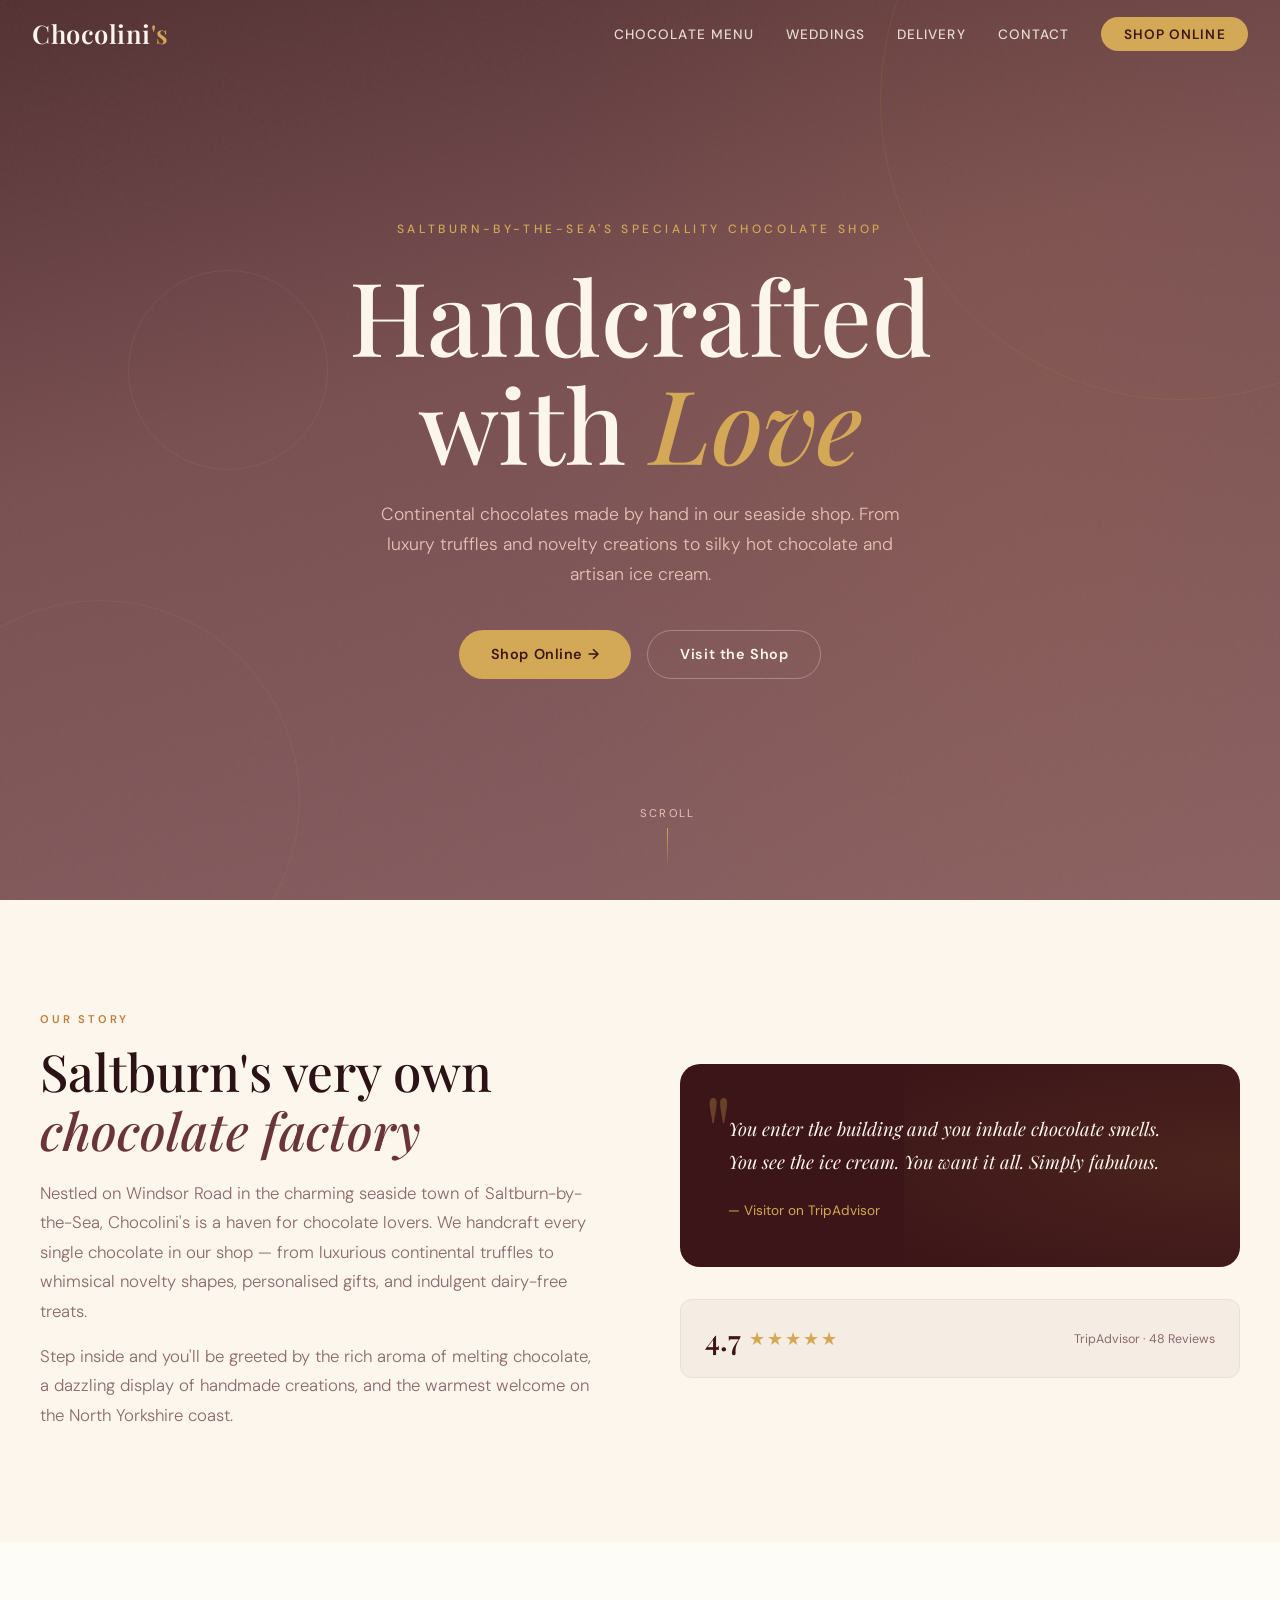
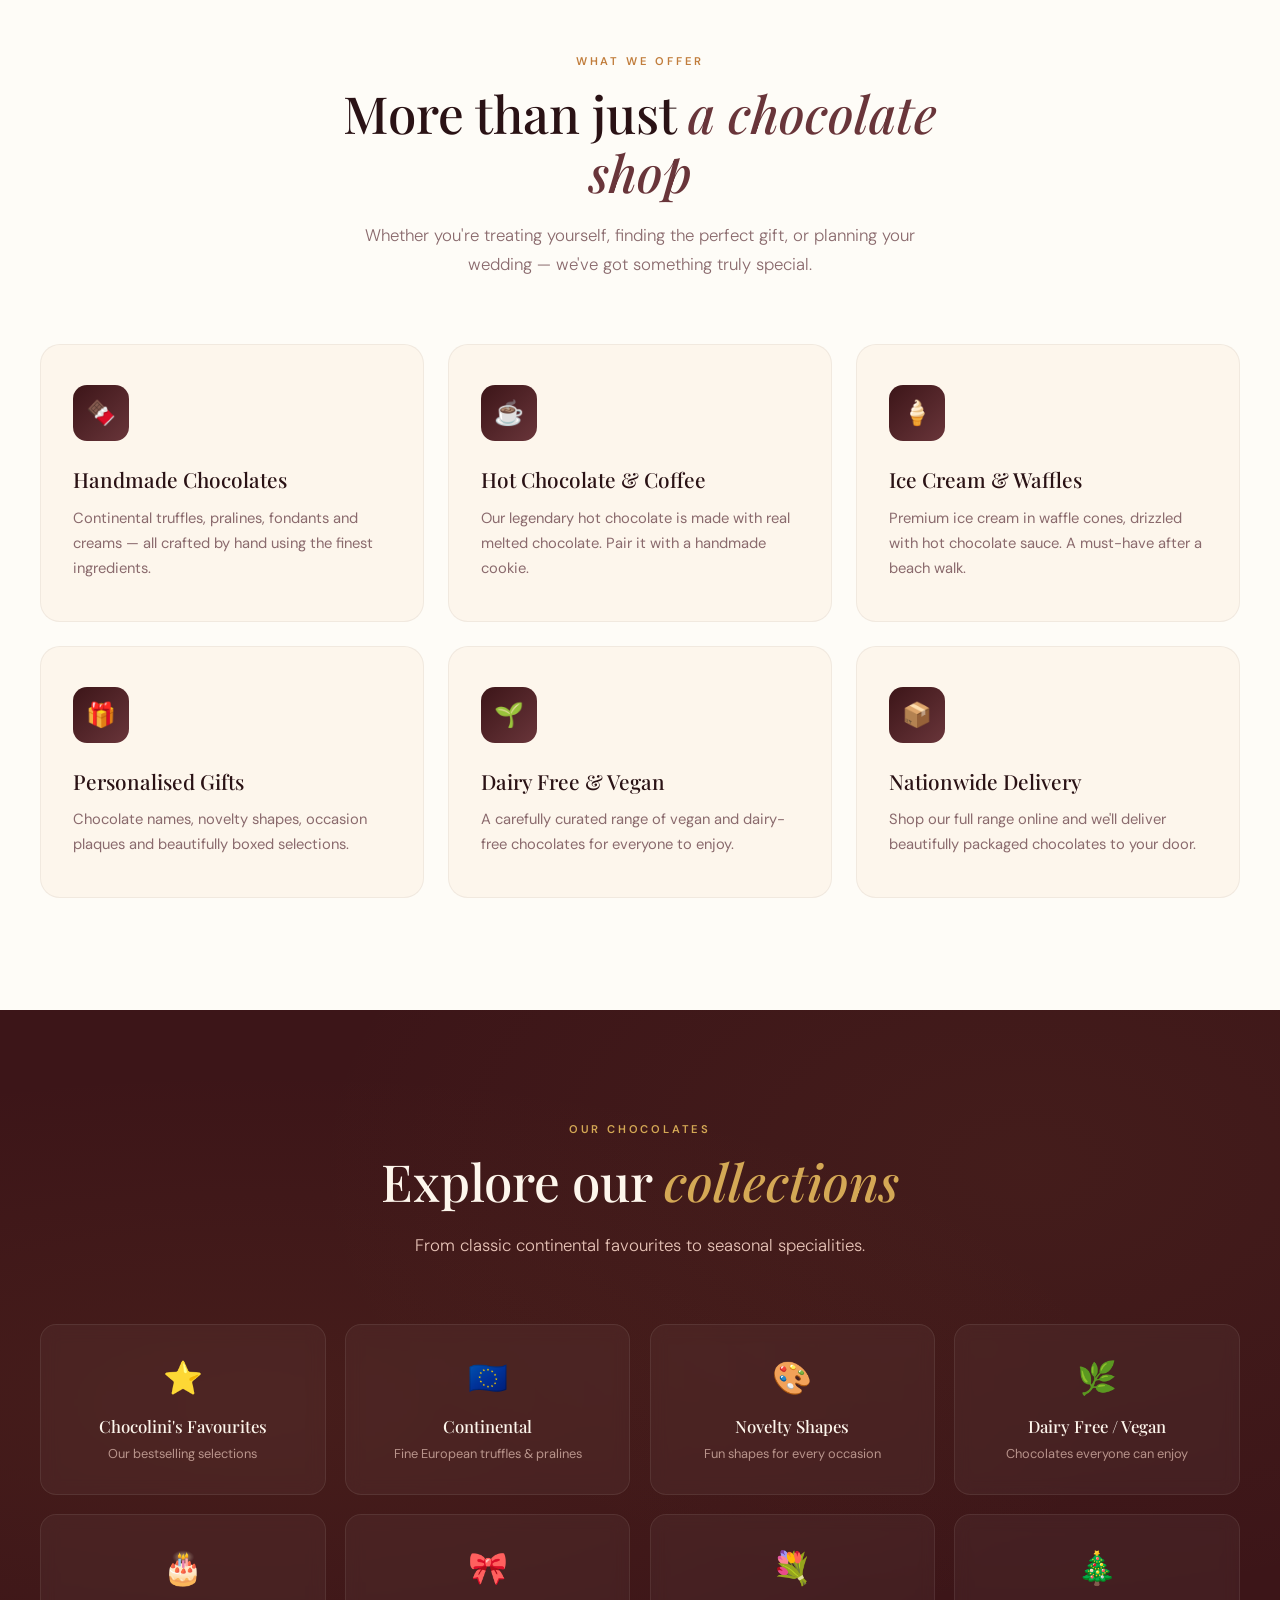
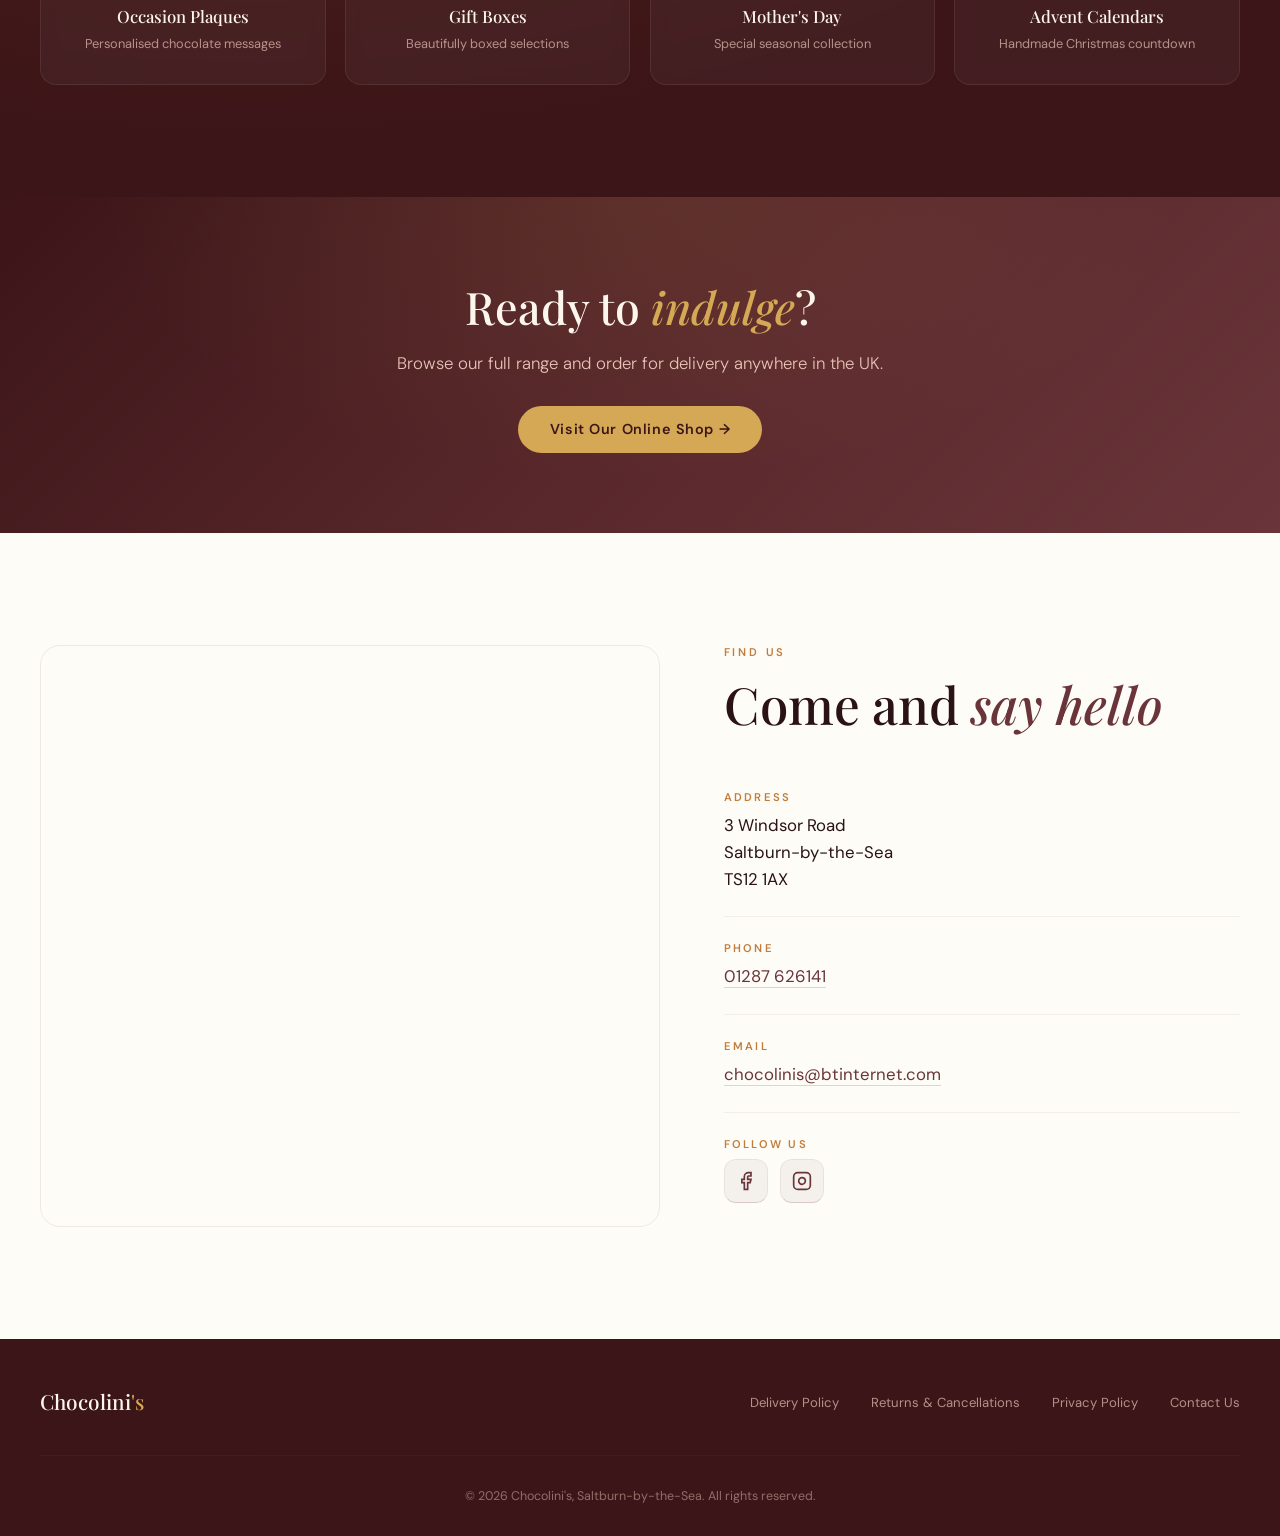
<file: index.html>
<!DOCTYPE html>
<html lang="en">
<head>
<meta charset="UTF-8">
<meta name="viewport" content="width=device-width, initial-scale=1.0">
<title>Chocolini's | Handcrafted Chocolates · Saltburn-by-the-Sea</title>
<meta name="description" content="Chocolini's is Saltburn-by-the-Sea's beloved speciality chocolate shop. Handmade continental chocolates, luxury hot chocolate, ice cream, wedding favours & gifts.">
<link rel="preconnect" href="https://fonts.googleapis.com">
<link rel="preconnect" href="https://fonts.gstatic.com" crossorigin>
<link href="https://fonts.googleapis.com/css2?family=Playfair+Display:ital,wght@0,400;0,500;0,600;0,700;1,400;1,500&family=DM+Sans:ital,wght@0,300;0,400;0,500;0,600;1,400&display=swap" rel="stylesheet">
<link rel="stylesheet" href="styles.css">
<style>
    /* ── Homepage Hero with background photo ── */
    .hero {
        min-height: 100vh;
        background:
            linear-gradient(165deg, rgba(60,21,24,0.88) 0%, rgba(92,42,46,0.82) 40%, rgba(105,53,58,0.78) 100%),
            url('https://static.wixstatic.com/media/40ae52_c08929c6c3124f54949caf9e6ccd106e~mv2.png/v1/fill/w_1920,h_1080,al_c,q_90,usm_0.66_1.00_0.01,enc_avif,quality_auto/IMG_0086_HEIC.png') center/cover no-repeat;
        display: flex;
        align-items: center;
        justify-content: center;
        position: relative;
        overflow: hidden;
    }

    .hero::before {
        content: '';
        position: absolute;
        top: -50%; right: -20%;
        width: 80%; height: 200%;
        background: radial-gradient(ellipse, rgba(193,125,60,0.1) 0%, transparent 70%);
        pointer-events: none;
    }

    .hero-deco {
        position: absolute;
        border-radius: 50%;
        border: 1px solid rgba(212,168,85,0.1);
        pointer-events: none;
    }

    .deco-1 { width: 600px; height: 600px; top: -200px; right: -200px; animation: float 20s ease-in-out infinite; }
    .deco-2 { width: 400px; height: 400px; bottom: -100px; left: -100px; animation: float 15s ease-in-out infinite reverse; }
    .deco-3 { width: 200px; height: 200px; top: 30%; left: 10%; border-color: rgba(232,196,184,0.08); animation: float 25s ease-in-out infinite; }

    @keyframes float {
        0%, 100% { transform: translate(0, 0) rotate(0deg); }
        33% { transform: translate(20px, -20px) rotate(2deg); }
        66% { transform: translate(-10px, 15px) rotate(-1deg); }
    }

    .hero-content { text-align: center; position: relative; z-index: 2; padding: 2rem; max-width: 800px; }

    .hero-tagline {
        font-size: 0.75rem; font-weight: 500; letter-spacing: 0.3em;
        text-transform: uppercase; color: var(--gold); margin-bottom: 1.5rem;
        opacity: 0; animation: fadeUp 0.8s 0.3s forwards;
    }

    .hero h1 {
        font-family: 'Playfair Display', serif;
        font-size: clamp(3rem, 8vw, 6.5rem);
        font-weight: 500; color: var(--cream); line-height: 1.05;
        margin-bottom: 1.5rem; opacity: 0; animation: fadeUp 0.8s 0.5s forwards;
    }

    .hero h1 em { font-style: italic; color: var(--gold); }

    .hero-subtitle {
        font-size: 1.1rem; color: var(--rose); line-height: 1.7;
        max-width: 520px; margin: 0 auto 2.5rem; font-weight: 300;
        opacity: 0; animation: fadeUp 0.8s 0.7s forwards;
    }

    .hero-buttons {
        display: flex; gap: 1rem; justify-content: center; flex-wrap: wrap;
        opacity: 0; animation: fadeUp 0.8s 0.9s forwards;
    }

    @keyframes fadeUp {
        from { opacity: 0; transform: translateY(30px); }
        to { opacity: 1; transform: translateY(0); }
    }

    .hero-scroll {
        position: absolute; bottom: 2rem; left: 50%; transform: translateX(-50%);
        display: flex; flex-direction: column; align-items: center; gap: 0.5rem;
        color: var(--rose); font-size: 0.7rem; letter-spacing: 0.2em; text-transform: uppercase;
        opacity: 0; animation: fadeUp 0.8s 1.2s forwards;
    }

    .hero-scroll .line {
        width: 1px; height: 40px;
        background: linear-gradient(to bottom, var(--gold), transparent);
        animation: scrollPulse 2s ease-in-out infinite;
    }

    @keyframes scrollPulse { 0%, 100% { opacity: 0.3; } 50% { opacity: 0.8; } }

    /* About */
    .about { background: var(--cream); }
    .about-grid { display: grid; grid-template-columns: 1fr 1fr; gap: 5rem; align-items: center; }

    .about-card {
        background: var(--chocolate); border-radius: 20px; padding: 3rem;
        color: var(--cream); position: relative; overflow: hidden;
    }

    .about-card::before {
        content: ''; position: absolute; top: 0; right: 0;
        width: 60%; height: 100%;
        background: radial-gradient(ellipse at right, rgba(212,168,85,0.1), transparent);
        pointer-events: none;
    }

    .about-card .big-quote {
        font-family: 'Playfair Display', serif; font-size: 6rem; line-height: 1;
        color: var(--gold); opacity: 0.3; position: absolute; top: 1rem; left: 1.5rem;
    }

    .about-card p { font-size: 1.15rem; font-style: italic; line-height: 1.8; position: relative; z-index: 1; font-family: 'Playfair Display', serif; }
    .about-card .reviewer { margin-top: 1.5rem; font-family: 'DM Sans', sans-serif; font-style: normal; font-size: 0.85rem; color: var(--gold); }

    .about-stars {
        display: flex; align-items: center; gap: 0.5rem; margin-top: 2rem;
        padding: 1.2rem 1.5rem; background: rgba(60,21,24,0.04);
        border-radius: 12px; border: 1px solid rgba(60,21,24,0.06);
    }

    .about-stars .rating { font-family: 'Playfair Display', serif; font-size: 1.8rem; font-weight: 600; color: var(--chocolate); }
    .about-stars .stars { color: var(--gold); font-size: 1.1rem; letter-spacing: 2px; }
    .about-stars .source { font-size: 0.78rem; color: var(--text-light); margin-left: auto; }

    /* Offerings */
    .offerings { background: var(--warm-white); }
    .offerings-header { text-align: center; max-width: 600px; margin: 0 auto 4rem; }
    .offerings-header .section-desc { margin: 0 auto; }
    .offerings-grid { display: grid; grid-template-columns: repeat(3, 1fr); gap: 1.5rem; }

    .offering-card {
        background: var(--cream); border-radius: 20px; padding: 2.5rem 2rem;
        border: 1px solid rgba(60,21,24,0.06); transition: all 0.4s cubic-bezier(0.16, 1, 0.3, 1);
        position: relative; overflow: hidden;
    }

    .offering-card::before {
        content: ''; position: absolute; top: 0; left: 0; width: 100%; height: 3px;
        background: linear-gradient(90deg, var(--caramel), var(--gold));
        transform: scaleX(0); transform-origin: left;
        transition: transform 0.4s cubic-bezier(0.16, 1, 0.3, 1);
    }

    .offering-card:hover { transform: translateY(-4px); box-shadow: 0 20px 60px rgba(60,21,24,0.08); }
    .offering-card:hover::before { transform: scaleX(1); }

    .offering-icon {
        width: 56px; height: 56px; background: linear-gradient(135deg, var(--chocolate), var(--cocoa));
        border-radius: 14px; display: flex; align-items: center; justify-content: center;
        font-size: 1.5rem; margin-bottom: 1.5rem;
    }

    .offering-card h3 { font-family: 'Playfair Display', serif; font-size: 1.3rem; font-weight: 500; color: var(--text-dark); margin-bottom: 0.8rem; }
    .offering-card p { font-size: 0.92rem; line-height: 1.7; color: var(--text-light); }

    /* Categories */
    .categories { background: var(--chocolate); color: var(--cream); position: relative; overflow: hidden; }

    .categories::before {
        content: ''; position: absolute; top: 0; left: 0; right: 0; bottom: 0;
        background: radial-gradient(ellipse at 20% 50%, rgba(193,125,60,0.08), transparent 60%),
                    radial-gradient(ellipse at 80% 20%, rgba(212,168,85,0.05), transparent 50%);
        pointer-events: none;
    }

    .categories .section-label { color: var(--gold); }
    .categories .section-title { color: var(--cream); }
    .categories .section-title em { color: var(--gold); }
    .cat-header { text-align: center; max-width: 600px; margin: 0 auto 4rem; position: relative; z-index: 1; }
    .cat-grid { display: grid; grid-template-columns: repeat(4, 1fr); gap: 1.2rem; position: relative; z-index: 1; }

    .cat-card {
        background: rgba(253,246,236,0.04); border: 1px solid rgba(253,246,236,0.08);
        border-radius: 16px; padding: 2rem 1.5rem; text-align: center;
        transition: all 0.4s cubic-bezier(0.16, 1, 0.3, 1); backdrop-filter: blur(8px);
    }

    .cat-card:hover { background: rgba(253,246,236,0.08); border-color: rgba(212,168,85,0.3); transform: translateY(-3px); }
    .cat-emoji { font-size: 2rem; margin-bottom: 1rem; display: block; }
    .cat-card h4 { font-family: 'Playfair Display', serif; font-size: 1.05rem; font-weight: 500; margin-bottom: 0.5rem; color: var(--cream); }
    .cat-card p { font-size: 0.8rem; color: var(--rose); opacity: 0.7; }

    /* Visit */
    .visit { background: var(--warm-white); }
    .visit-grid { display: grid; grid-template-columns: 1.2fr 1fr; gap: 4rem; }
    .visit-map { border-radius: 20px; overflow: hidden; border: 1px solid rgba(60,21,24,0.08); min-height: 400px; }
    .visit-map iframe { width: 100%; height: 100%; border: none; min-height: 400px; }
    .visit-info { display: flex; flex-direction: column; justify-content: center; }
    .visit-detail { padding: 1.5rem 0; border-bottom: 1px solid rgba(60,21,24,0.06); }
    .visit-detail:last-child { border-bottom: none; }
    .visit-detail .label { font-size: 0.7rem; font-weight: 600; letter-spacing: 0.2em; text-transform: uppercase; color: var(--caramel); margin-bottom: 0.5rem; }
    .visit-detail .value { font-size: 1.05rem; color: var(--text-dark); line-height: 1.6; }
    .visit-detail a { color: var(--cocoa); border-bottom: 1px solid rgba(105,53,58,0.2); }

    @media (max-width: 968px) {
        .about-grid, .visit-grid { grid-template-columns: 1fr; gap: 3rem; }
        .offerings-grid { grid-template-columns: 1fr; }
        .cat-grid { grid-template-columns: repeat(2, 1fr); }
    }
</style>
</head>
<body>

<nav class="nav" id="nav">
    <a href="index.html" class="nav-logo-text">Chocolini<span>'s</span></a>
    <ul class="nav-links" id="navLinks">
        <li><a href="chocolate-menu.html">Chocolate Menu</a></li>
        <li><a href="wedding-favours.html">Weddings</a></li>
        <li><a href="delivery.html">Delivery</a></li>
        <li><a href="contact.html">Contact</a></li>
        <li><a href="shop.html" class="nav-cta">Shop Online</a></li>
    </ul>
    <button class="mobile-toggle" id="mobileToggle" aria-label="Menu"><span></span><span></span><span></span></button>
</nav>

<section class="hero">
    <div class="hero-deco deco-1"></div>
    <div class="hero-deco deco-2"></div>
    <div class="hero-deco deco-3"></div>
    <div class="hero-content">
        <p class="hero-tagline">Saltburn-by-the-Sea's Speciality Chocolate Shop</p>
        <h1>Handcrafted<br>with <em>Love</em></h1>
        <p class="hero-subtitle">Continental chocolates made by hand in our seaside shop. From luxury truffles and novelty creations to silky hot chocolate and artisan ice cream.</p>
        <div class="hero-buttons">
            <a href="shop.html" class="btn btn-primary">Shop Online →</a>
            <a href="contact.html" class="btn btn-outline">Visit the Shop</a>
        </div>
    </div>
    <div class="hero-scroll"><span>Scroll</span><div class="line"></div></div>
</section>

<section class="about" id="about">
    <div class="container"><div class="about-grid">
        <div>
            <p class="section-label reveal">Our Story</p>
            <h2 class="section-title reveal reveal-delay-1">Saltburn's very own <em>chocolate factory</em></h2>
            <p class="section-desc reveal reveal-delay-2">Nestled on Windsor Road in the charming seaside town of Saltburn-by-the-Sea, Chocolini's is a haven for chocolate lovers. We handcraft every single chocolate in our shop — from luxurious continental truffles to whimsical novelty shapes, personalised gifts, and indulgent dairy-free treats.</p>
            <p class="section-desc reveal reveal-delay-3" style="margin-top:1rem;">Step inside and you'll be greeted by the rich aroma of melting chocolate, a dazzling display of handmade creations, and the warmest welcome on the North Yorkshire coast.</p>
        </div>
        <div class="reveal reveal-delay-2">
            <div class="about-card">
                <span class="big-quote">"</span>
                <p>You enter the building and you inhale chocolate smells. You see the ice cream. You want it all. Simply fabulous.</p>
                <div class="reviewer">— Visitor on TripAdvisor</div>
            </div>
            <div class="about-stars">
                <span class="rating">4.7</span>
                <span class="stars">★★★★★</span>
                <span class="source">TripAdvisor · 48 Reviews</span>
            </div>
        </div>
    </div></div>
</section>

<section class="offerings" id="offerings">
    <div class="container">
        <div class="offerings-header">
            <p class="section-label reveal">What We Offer</p>
            <h2 class="section-title reveal reveal-delay-1">More than just <em>a chocolate shop</em></h2>
            <p class="section-desc reveal reveal-delay-2">Whether you're treating yourself, finding the perfect gift, or planning your wedding — we've got something truly special.</p>
        </div>
        <div class="offerings-grid">
            <div class="offering-card reveal"><div class="offering-icon">🍫</div><h3>Handmade Chocolates</h3><p>Continental truffles, pralines, fondants and creams — all crafted by hand using the finest ingredients.</p></div>
            <div class="offering-card reveal reveal-delay-1"><div class="offering-icon">☕</div><h3>Hot Chocolate & Coffee</h3><p>Our legendary hot chocolate is made with real melted chocolate. Pair it with a handmade cookie.</p></div>
            <div class="offering-card reveal reveal-delay-2"><div class="offering-icon">🍦</div><h3>Ice Cream & Waffles</h3><p>Premium ice cream in waffle cones, drizzled with hot chocolate sauce. A must-have after a beach walk.</p></div>
            <div class="offering-card reveal reveal-delay-1"><div class="offering-icon">🎁</div><h3>Personalised Gifts</h3><p>Chocolate names, novelty shapes, occasion plaques and beautifully boxed selections.</p></div>
            <div class="offering-card reveal reveal-delay-2"><div class="offering-icon">🌱</div><h3>Dairy Free & Vegan</h3><p>A carefully curated range of vegan and dairy-free chocolates for everyone to enjoy.</p></div>
            <div class="offering-card reveal reveal-delay-3"><div class="offering-icon">📦</div><h3>Nationwide Delivery</h3><p>Shop our full range online and we'll deliver beautifully packaged chocolates to your door.</p></div>
        </div>
    </div>
</section>

<section class="categories" id="chocolates">
    <div class="container"><div class="cat-header">
        <p class="section-label reveal">Our Chocolates</p>
        <h2 class="section-title reveal reveal-delay-1">Explore our <em>collections</em></h2>
        <p class="section-desc reveal reveal-delay-2" style="margin:0 auto;color:var(--rose);">From classic continental favourites to seasonal specialities.</p>
    </div>
    <div class="cat-grid">
        <a href="shop.html" class="cat-card reveal"><span class="cat-emoji">⭐</span><h4>Chocolini's Favourites</h4><p>Our bestselling selections</p></a>
        <a href="shop.html" class="cat-card reveal reveal-delay-1"><span class="cat-emoji">🇪🇺</span><h4>Continental</h4><p>Fine European truffles &amp; pralines</p></a>
        <a href="shop.html" class="cat-card reveal reveal-delay-2"><span class="cat-emoji">🎨</span><h4>Novelty Shapes</h4><p>Fun shapes for every occasion</p></a>
        <a href="shop.html" class="cat-card reveal reveal-delay-3"><span class="cat-emoji">🌿</span><h4>Dairy Free / Vegan</h4><p>Chocolates everyone can enjoy</p></a>
        <a href="shop.html" class="cat-card reveal"><span class="cat-emoji">🎂</span><h4>Occasion Plaques</h4><p>Personalised chocolate messages</p></a>
        <a href="shop.html" class="cat-card reveal reveal-delay-1"><span class="cat-emoji">🎀</span><h4>Gift Boxes</h4><p>Beautifully boxed selections</p></a>
        <a href="shop.html" class="cat-card reveal reveal-delay-2"><span class="cat-emoji">💐</span><h4>Mother's Day</h4><p>Special seasonal collection</p></a>
        <a href="shop.html" class="cat-card reveal reveal-delay-3"><span class="cat-emoji">🎄</span><h4>Advent Calendars</h4><p>Handmade Christmas countdown</p></a>
    </div></div>
</section>

<div class="cta-banner">
    <h2>Ready to <em>indulge</em>?</h2>
    <p>Browse our full range and order for delivery anywhere in the UK.</p>
    <a href="shop.html" class="btn btn-primary">Visit Our Online Shop →</a>
</div>

<section class="visit" id="visit">
    <div class="container"><div class="visit-grid">
        <div class="visit-map reveal">
            <iframe src="https://www.google.com/maps/embed?pb=!1m18!1m12!1m3!1d2313.5!2d-0.9745!3d54.5832!2m3!1f0!2f0!3f0!3m2!1i1024!2i768!4f13.1!3m3!1m2!1s0x487eeb8e3ccf16d5%3A0x1c3c5f3d6b8a9b0e!2s3%20Windsor%20Rd%2C%20Saltburn-by-the-Sea%20TS12%201AX!5e0!3m2!1sen!2suk!4v1700000000000!5m2!1sen!2suk" allowfullscreen loading="lazy"></iframe>
        </div>
        <div class="visit-info">
            <p class="section-label reveal">Find Us</p>
            <h2 class="section-title reveal reveal-delay-1" style="margin-bottom:2rem;">Come and <em>say hello</em></h2>
            <div class="visit-detail reveal reveal-delay-1"><div class="label">Address</div><div class="value">3 Windsor Road<br>Saltburn-by-the-Sea<br>TS12 1AX</div></div>
            <div class="visit-detail reveal reveal-delay-2"><div class="label">Phone</div><div class="value"><a href="tel:01287626141">01287 626141</a></div></div>
            <div class="visit-detail reveal reveal-delay-3"><div class="label">Email</div><div class="value"><a href="mailto:chocolinis@btinternet.com">chocolinis@btinternet.com</a></div></div>
            <div class="visit-detail reveal reveal-delay-4"><div class="label">Follow Us</div>
                <div class="social-links">
                    <a href="https://www.facebook.com/pages/Chocolinis/145671248926402" class="social-link" target="_blank" rel="noopener"><svg width="20" height="20" viewBox="0 0 24 24" fill="none" stroke="currentColor" stroke-width="2"><path d="M18 2h-3a5 5 0 0 0-5 5v3H7v4h3v8h4v-8h3l1-4h-4V7a1 1 0 0 1 1-1h3z"></path></svg></a>
                    <a href="https://www.instagram.com/chocolinis.saltburn/" class="social-link" target="_blank" rel="noopener"><svg width="20" height="20" viewBox="0 0 24 24" fill="none" stroke="currentColor" stroke-width="2"><rect x="2" y="2" width="20" height="20" rx="5"></rect><path d="M16 11.37A4 4 0 1 1 12.63 8 4 4 0 0 1 16 11.37z"></path><line x1="17.5" y1="6.5" x2="17.51" y2="6.5"></line></svg></a>
                </div>
            </div>
        </div>
    </div></div>
</section>

<footer class="footer">
    <div class="footer-inner">
        <a href="index.html" class="footer-logo-text">Chocolini<span>'s</span></a>
        <ul class="footer-links">
            <li><a href="delivery.html">Delivery Policy</a></li>
            <li><a href="returns.html">Returns & Cancellations</a></li>
            <li><a href="privacy.html">Privacy Policy</a></li>
            <li><a href="contact.html">Contact Us</a></li>
        </ul>
        <div class="footer-copy">© 2026 Chocolini's, Saltburn-by-the-Sea. All rights reserved.</div>
    </div>
</footer>

<script src="script.js"></script>
</body>
</html>
</file>
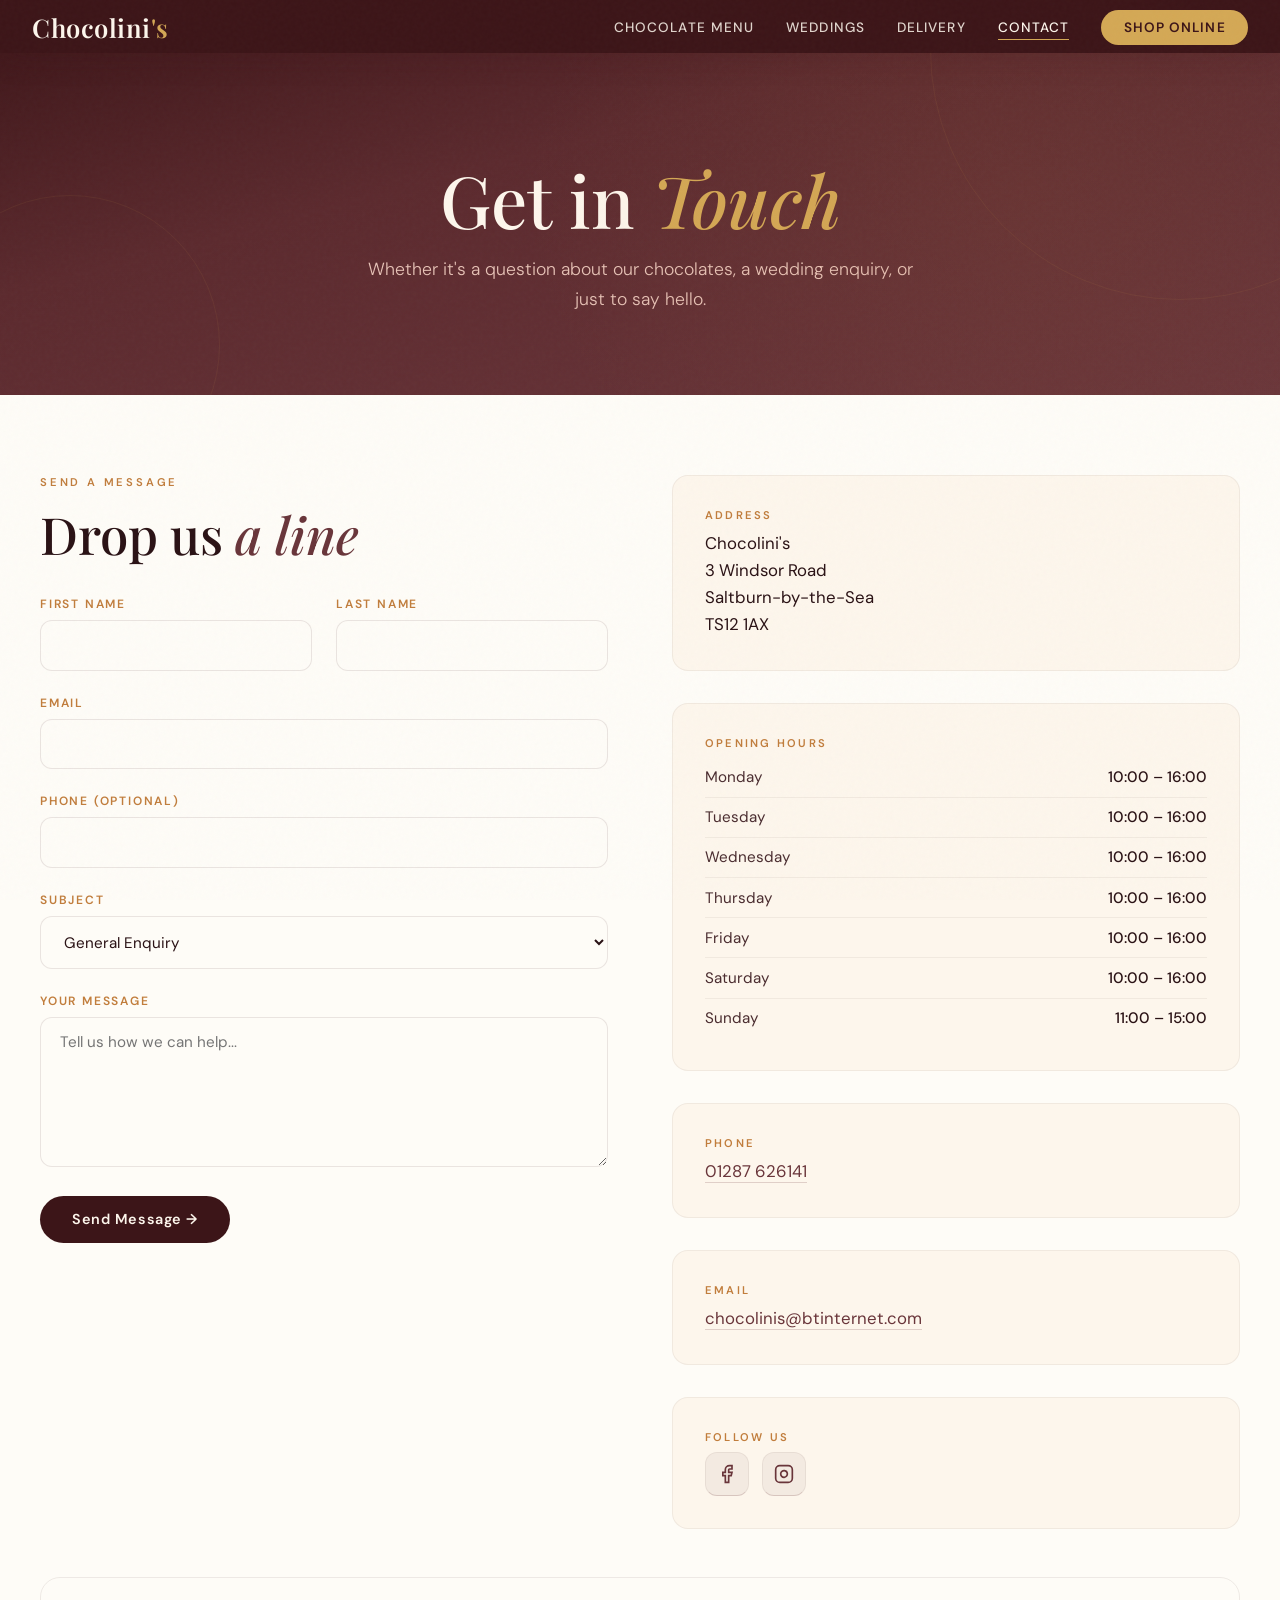
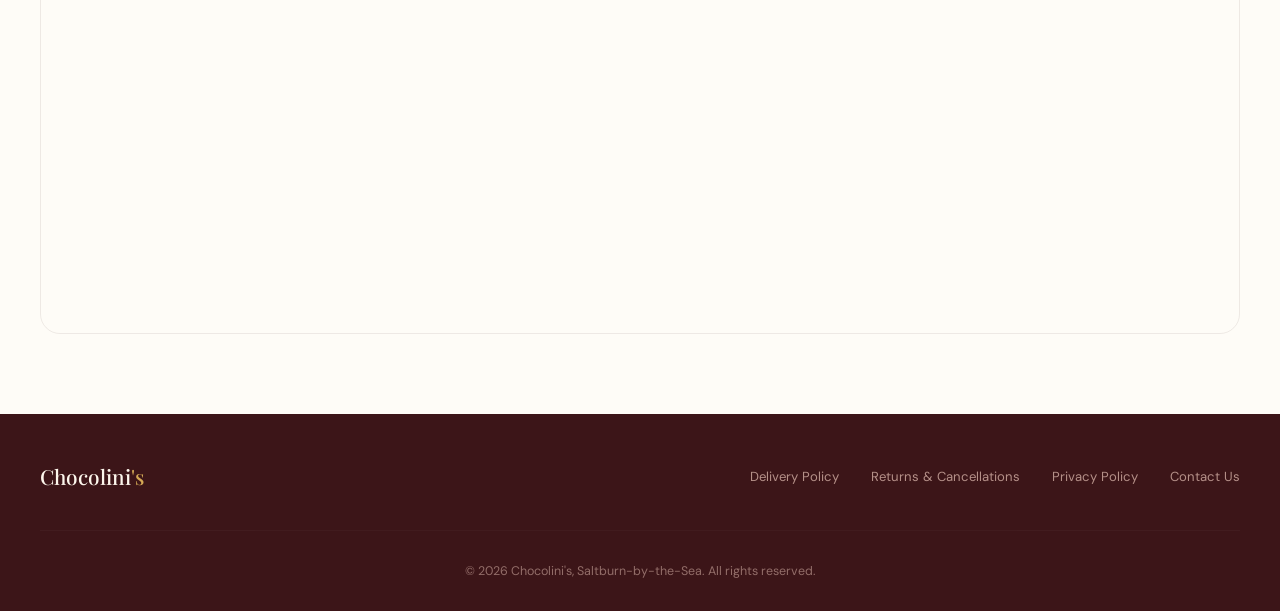
<file: contact.html>
<!DOCTYPE html>
<html lang="en">
<head>
<meta charset="UTF-8">
<meta name="viewport" content="width=device-width, initial-scale=1.0">
<title>Contact Us | Chocolini's</title>
<meta name="description" content="Get in touch with Chocolini's. Find opening hours, address and contact form.">
<link rel="preconnect" href="https://fonts.googleapis.com">
<link rel="preconnect" href="https://fonts.gstatic.com" crossorigin>
<link href="https://fonts.googleapis.com/css2?family=Playfair+Display:ital,wght@0,400;0,500;0,600;0,700;1,400;1,500&family=DM+Sans:ital,wght@0,300;0,400;0,500;0,600;1,400&display=swap" rel="stylesheet">
<link rel="stylesheet" href="styles.css">

</head>
<body>
<nav class="nav nav-solid" id="nav">
    <a href="index.html" class="nav-logo-text">Chocolini<span>'s</span></a>
    <ul class="nav-links" id="navLinks">
        <li><a href="chocolate-menu.html">Chocolate Menu</a></li>
<li><a href="wedding-favours.html">Weddings</a></li>
<li><a href="delivery.html">Delivery</a></li>
<li><a href="contact.html" class="active">Contact</a></li>
<li><a href="shop.html" class="nav-cta">Shop Online</a></li>
    </ul>
    <button class="mobile-toggle" id="mobileToggle" aria-label="Menu"><span></span><span></span><span></span></button>
</nav>

<section class="page-hero"><div class="hero-deco deco-1"></div><div class="hero-deco deco-2"></div><h1>Get in <em>Touch</em></h1><p>Whether it's a question about our chocolates, a wedding enquiry, or just to say hello.</p></section>
<section class="content-section"><div class="container"><div class="contact-grid">
<div>
<p class="section-label reveal">Send a Message</p>
<h2 class="section-title reveal reveal-delay-1" style="margin-bottom:2rem;">Drop us <em>a line</em></h2>
<form id="contactForm" class="reveal reveal-delay-2">
<div style="display:grid;grid-template-columns:1fr 1fr;gap:1.5rem;"><div class="form-group"><label for="fn">First Name</label><input type="text" id="fn" required></div><div class="form-group"><label for="ln">Last Name</label><input type="text" id="ln" required></div></div>
<div class="form-group"><label for="em">Email</label><input type="email" id="em" required></div>
<div class="form-group"><label for="ph">Phone (optional)</label><input type="tel" id="ph"></div>
<div class="form-group"><label for="su">Subject</label><select id="su"><option>General Enquiry</option><option>Order Enquiry</option><option>Wedding Favours</option><option>Corporate Orders</option><option>Other</option></select></div>
<div class="form-group"><label for="msg">Your Message</label><textarea id="msg" required placeholder="Tell us how we can help..."></textarea></div>
<button type="submit" class="btn btn-dark">Send Message →</button>
</form>
<div id="formSuccess" class="form-success"><p style="font-size:1.2rem;margin-bottom:0.5rem;">✨ Message sent!</p><p style="color:var(--text-light);">We'll get back to you as soon as possible.</p></div>
</div>
<div class="contact-info-block">
<div class="contact-detail reveal"><div class="label">Address</div><div class="value">Chocolini's<br>3 Windsor Road<br>Saltburn-by-the-Sea<br>TS12 1AX</div></div>
<div class="contact-detail reveal reveal-delay-1"><div class="label">Opening Hours</div><table class="hours-table"><tr><td>Monday</td><td>10:00 – 16:00</td></tr><tr><td>Tuesday</td><td>10:00 – 16:00</td></tr><tr><td>Wednesday</td><td>10:00 – 16:00</td></tr><tr><td>Thursday</td><td>10:00 – 16:00</td></tr><tr><td>Friday</td><td>10:00 – 16:00</td></tr><tr><td>Saturday</td><td>10:00 – 16:00</td></tr><tr><td>Sunday</td><td>11:00 – 15:00</td></tr></table></div>
<div class="contact-detail reveal reveal-delay-2"><div class="label">Phone</div><div class="value"><a href="tel:01287626141" style="color:var(--cocoa);border-bottom:1px solid rgba(105,53,58,0.2);">01287 626141</a></div></div>
<div class="contact-detail reveal reveal-delay-3"><div class="label">Email</div><div class="value"><a href="mailto:chocolinis@btinternet.com" style="color:var(--cocoa);border-bottom:1px solid rgba(105,53,58,0.2);">chocolinis@btinternet.com</a></div></div>
<div class="contact-detail reveal reveal-delay-4"><div class="label">Follow Us</div><div class="social-links"><a href="https://www.facebook.com/pages/Chocolinis/145671248926402" class="social-link" target="_blank" rel="noopener"><svg width="20" height="20" viewBox="0 0 24 24" fill="none" stroke="currentColor" stroke-width="2"><path d="M18 2h-3a5 5 0 0 0-5 5v3H7v4h3v8h4v-8h3l1-4h-4V7a1 1 0 0 1 1-1h3z"></path></svg></a><a href="https://www.instagram.com/chocolinis.saltburn/" class="social-link" target="_blank" rel="noopener"><svg width="20" height="20" viewBox="0 0 24 24" fill="none" stroke="currentColor" stroke-width="2"><rect x="2" y="2" width="20" height="20" rx="5"></rect><path d="M16 11.37A4 4 0 1 1 12.63 8 4 4 0 0 1 16 11.37z"></path><line x1="17.5" y1="6.5" x2="17.51" y2="6.5"></line></svg></a></div></div>
</div>
</div>
<div class="map-embed reveal"><iframe src="https://www.google.com/maps/embed?pb=!1m18!1m12!1m3!1d2313.5!2d-0.9745!3d54.5832!2m3!1f0!2f0!3f0!3m2!1i1024!2i768!4f13.1!3m3!1m2!1s0x487eeb8e3ccf16d5%3A0x1c3c5f3d6b8a9b0e!2s3%20Windsor%20Rd%2C%20Saltburn-by-the-Sea%20TS12%201AX!5e0!3m2!1sen!2suk!4v1700000000000!5m2!1sen!2suk" allowfullscreen loading="lazy"></iframe></div>
</div></section>

<footer class="footer">
    <div class="footer-inner">
        <a href="index.html" class="footer-logo-text">Chocolini<span>'s</span></a>
        <ul class="footer-links">
            <li><a href="delivery.html">Delivery Policy</a></li>
            <li><a href="returns.html">Returns &amp; Cancellations</a></li>
            <li><a href="privacy.html">Privacy Policy</a></li>
            <li><a href="contact.html">Contact Us</a></li>
        </ul>
        <div class="footer-copy">&copy; 2026 Chocolini's, Saltburn-by-the-Sea. All rights reserved.</div>
    </div>
</footer>
<script src="script.js"></script>

</body>
</html>
</file>
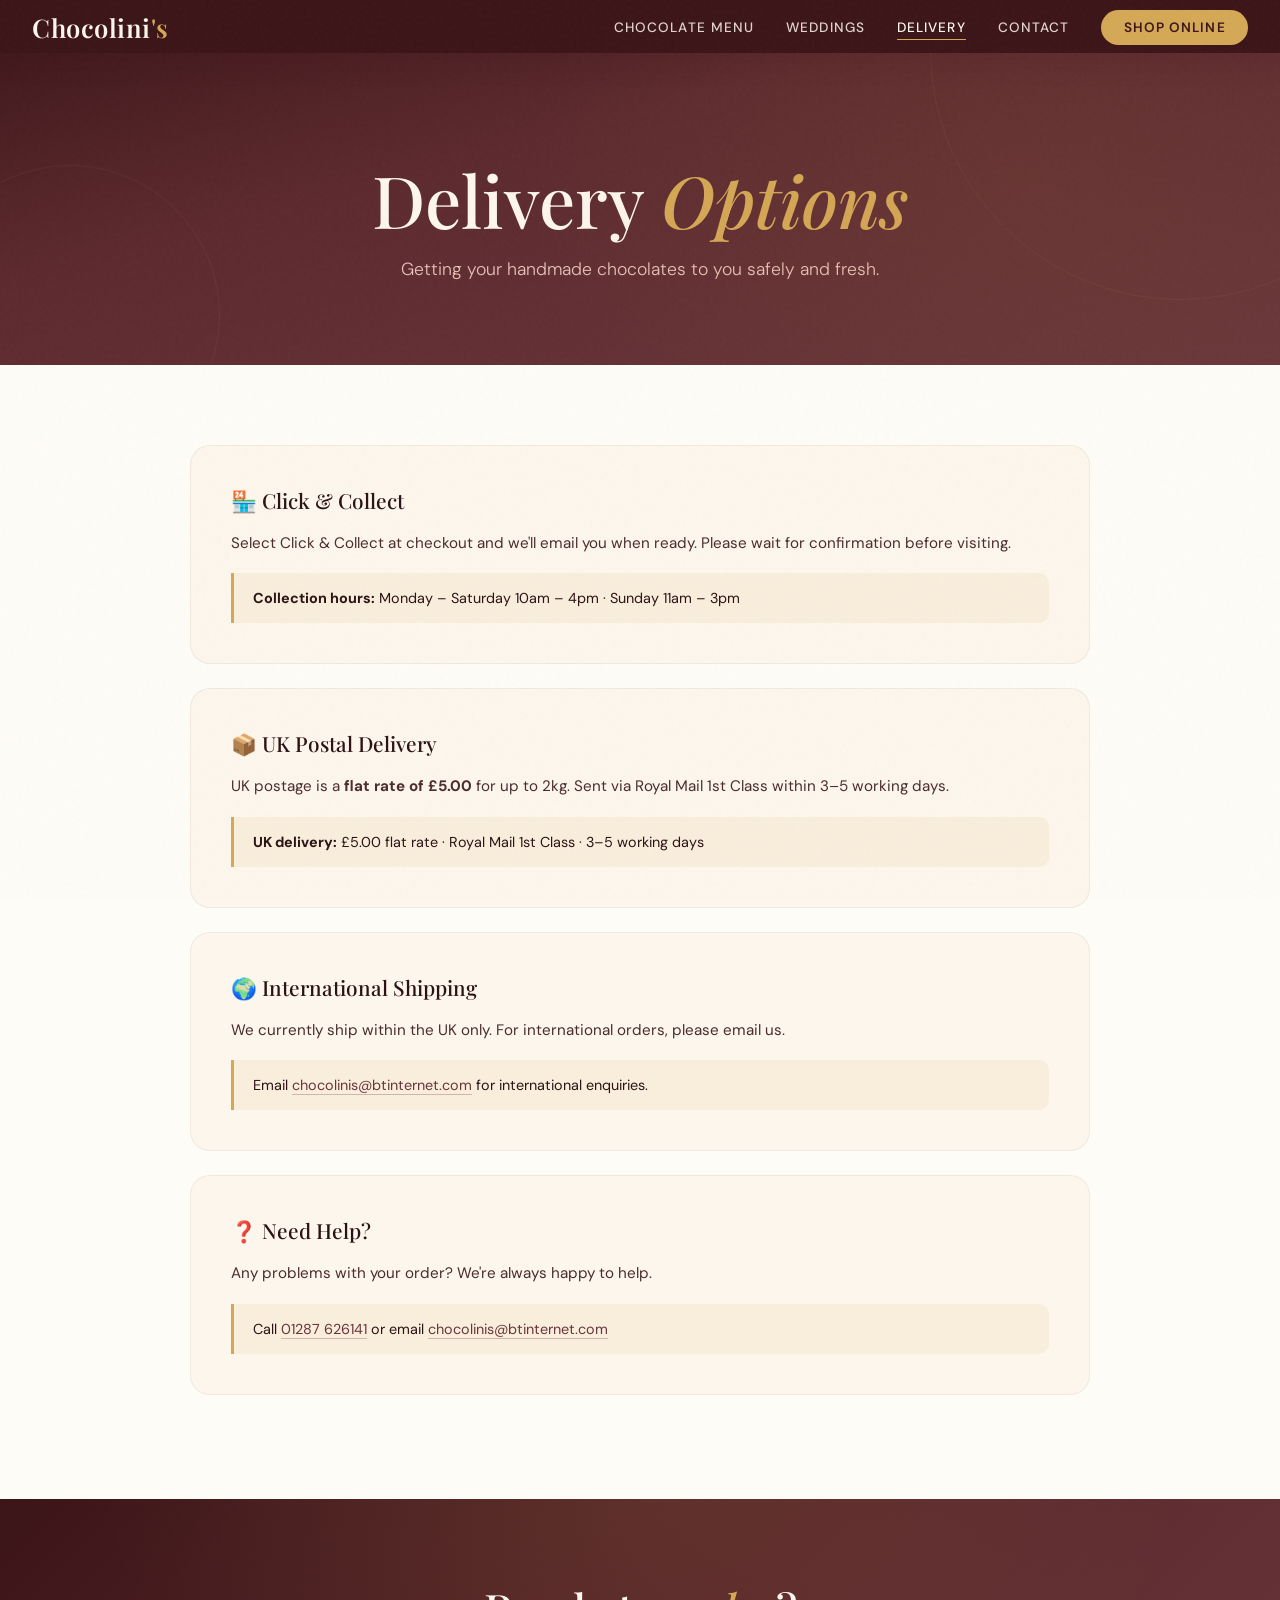
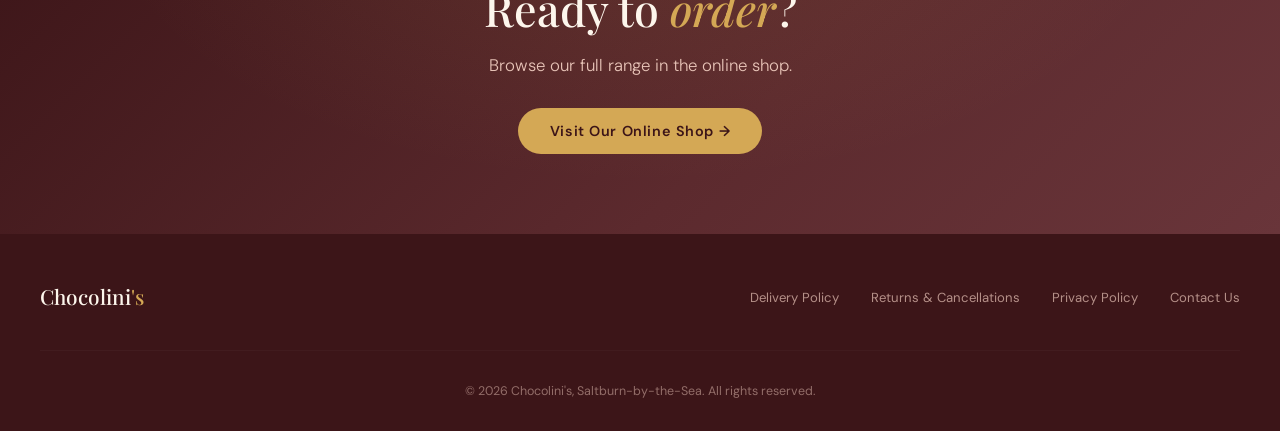
<file: delivery.html>
<!DOCTYPE html>
<html lang="en">
<head>
<meta charset="UTF-8">
<meta name="viewport" content="width=device-width, initial-scale=1.0">
<title>Delivery Policy | Chocolini's</title>
<meta name="description" content="Delivery information for Chocolini's online orders.">
<link rel="preconnect" href="https://fonts.googleapis.com">
<link rel="preconnect" href="https://fonts.gstatic.com" crossorigin>
<link href="https://fonts.googleapis.com/css2?family=Playfair+Display:ital,wght@0,400;0,500;0,600;0,700;1,400;1,500&family=DM+Sans:ital,wght@0,300;0,400;0,500;0,600;1,400&display=swap" rel="stylesheet">
<link rel="stylesheet" href="styles.css">

</head>
<body>
<nav class="nav nav-solid" id="nav">
    <a href="index.html" class="nav-logo-text">Chocolini<span>'s</span></a>
    <ul class="nav-links" id="navLinks">
        <li><a href="chocolate-menu.html">Chocolate Menu</a></li>
<li><a href="wedding-favours.html">Weddings</a></li>
<li><a href="delivery.html" class="active">Delivery</a></li>
<li><a href="contact.html">Contact</a></li>
<li><a href="shop.html" class="nav-cta">Shop Online</a></li>
    </ul>
    <button class="mobile-toggle" id="mobileToggle" aria-label="Menu"><span></span><span></span><span></span></button>
</nav>

<section class="page-hero"><div class="hero-deco deco-1"></div><div class="hero-deco deco-2"></div><h1>Delivery <em>Options</em></h1><p>Getting your handmade chocolates to you safely and fresh.</p></section>
<section class="content-section"><div class="container" style="max-width:900px;">
<div class="info-card reveal"><h3>🏪 Click &amp; Collect</h3><p>Select Click &amp; Collect at checkout and we'll email you when ready. Please wait for confirmation before visiting.</p><div class="highlight"><strong>Collection hours:</strong> Monday – Saturday 10am – 4pm · Sunday 11am – 3pm</div></div>
<div class="info-card reveal reveal-delay-1"><h3>📦 UK Postal Delivery</h3><p>UK postage is a <strong>flat rate of £5.00</strong> for up to 2kg. Sent via Royal Mail 1st Class within 3–5 working days.</p><div class="highlight"><strong>UK delivery:</strong> £5.00 flat rate · Royal Mail 1st Class · 3–5 working days</div></div>
<div class="info-card reveal reveal-delay-2"><h3>🌍 International Shipping</h3><p>We currently ship within the UK only. For international orders, please email us.</p><div class="highlight">Email <a href="mailto:chocolinis@btinternet.com">chocolinis@btinternet.com</a> for international enquiries.</div></div>
<div class="info-card reveal reveal-delay-3"><h3>❓ Need Help?</h3><p>Any problems with your order? We're always happy to help.</p><div class="highlight">Call <a href="tel:01287626141">01287 626141</a> or email <a href="mailto:chocolinis@btinternet.com">chocolinis@btinternet.com</a></div></div>
</div></section>
<div class="cta-banner"><h2>Ready to <em>order</em>?</h2><p>Browse our full range in the online shop.</p><a href="shop.html" class="btn btn-primary">Visit Our Online Shop →</a></div>

<footer class="footer">
    <div class="footer-inner">
        <a href="index.html" class="footer-logo-text">Chocolini<span>'s</span></a>
        <ul class="footer-links">
            <li><a href="delivery.html">Delivery Policy</a></li>
            <li><a href="returns.html">Returns &amp; Cancellations</a></li>
            <li><a href="privacy.html">Privacy Policy</a></li>
            <li><a href="contact.html">Contact Us</a></li>
        </ul>
        <div class="footer-copy">&copy; 2026 Chocolini's, Saltburn-by-the-Sea. All rights reserved.</div>
    </div>
</footer>
<script src="script.js"></script>

</body>
</html>
</file>
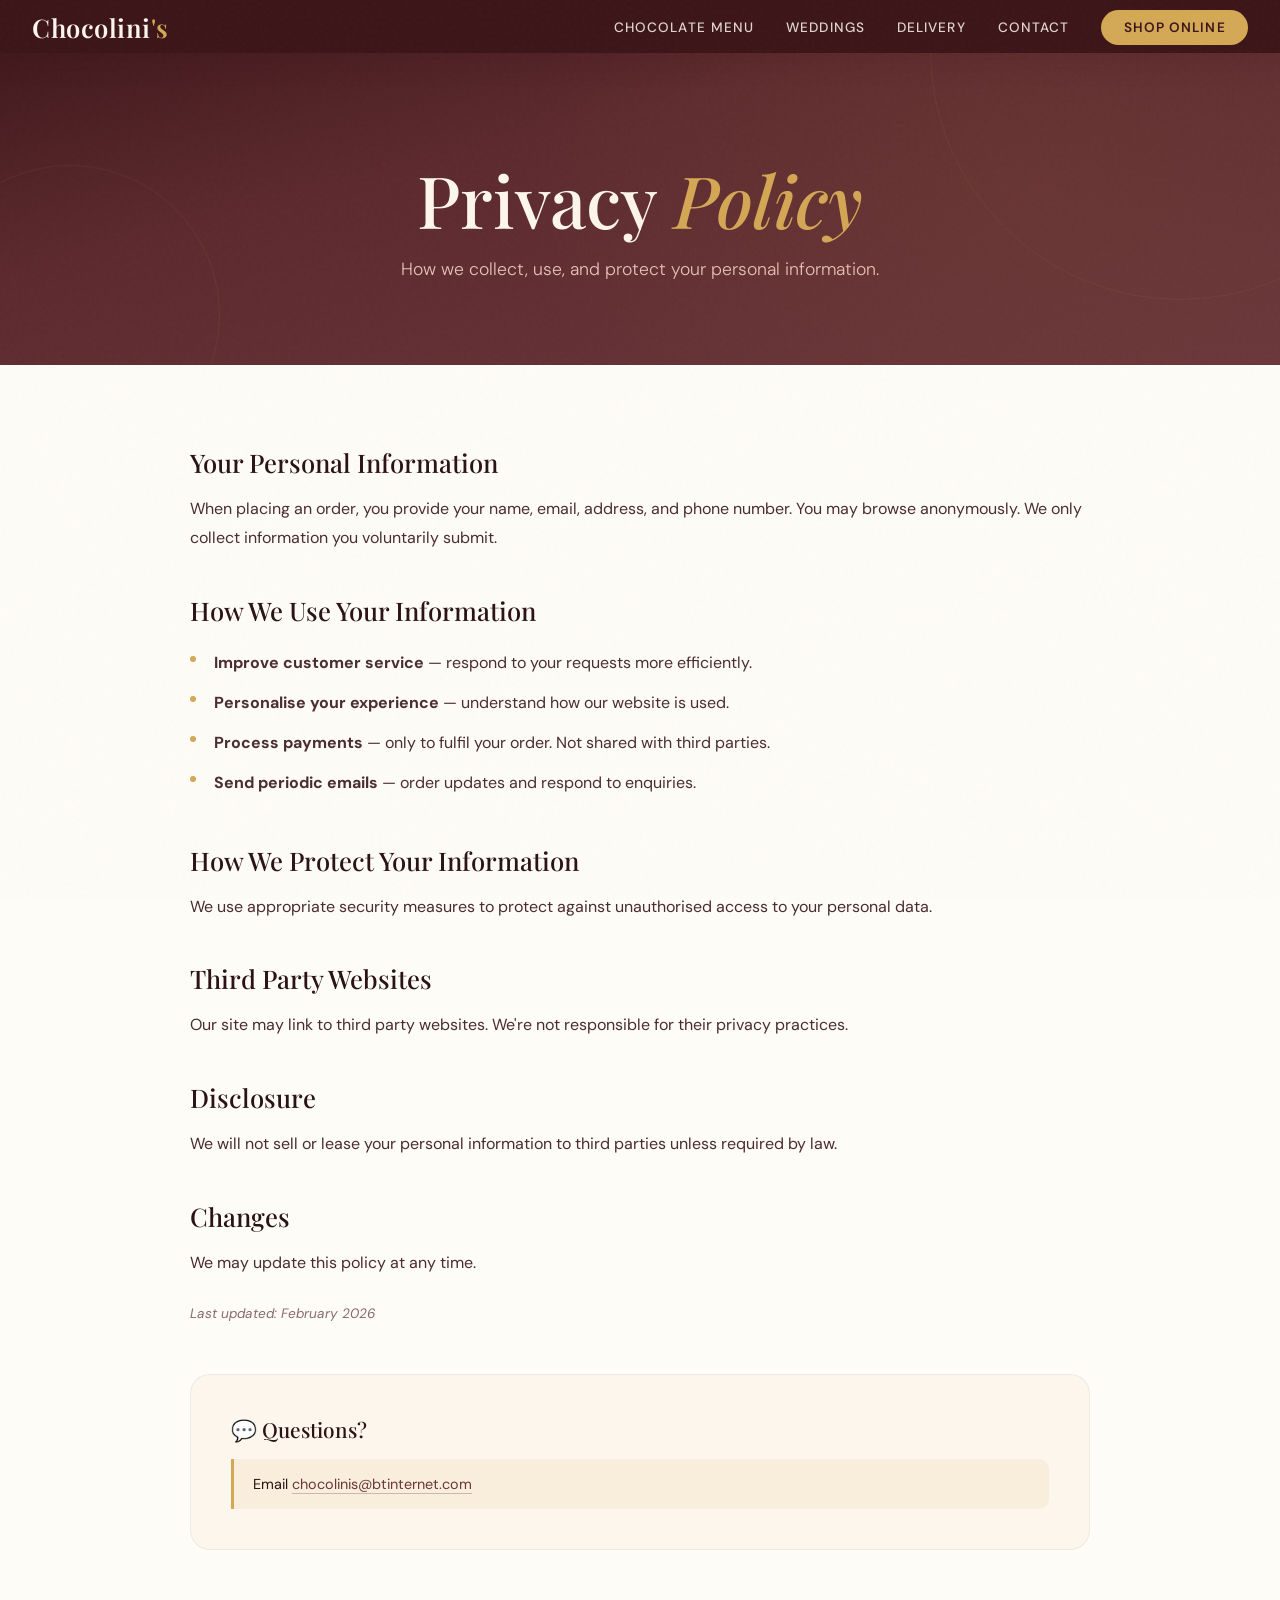
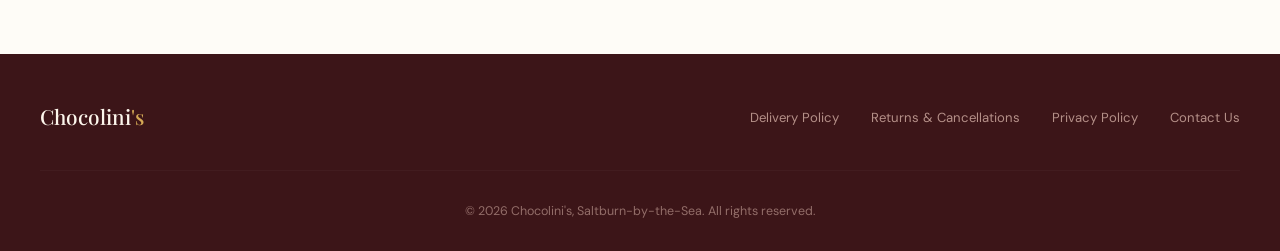
<file: privacy.html>
<!DOCTYPE html>
<html lang="en">
<head>
<meta charset="UTF-8">
<meta name="viewport" content="width=device-width, initial-scale=1.0">
<title>Privacy Policy | Chocolini's</title>
<meta name="description" content="Privacy policy for Chocolini's website.">
<link rel="preconnect" href="https://fonts.googleapis.com">
<link rel="preconnect" href="https://fonts.gstatic.com" crossorigin>
<link href="https://fonts.googleapis.com/css2?family=Playfair+Display:ital,wght@0,400;0,500;0,600;0,700;1,400;1,500&family=DM+Sans:ital,wght@0,300;0,400;0,500;0,600;1,400&display=swap" rel="stylesheet">
<link rel="stylesheet" href="styles.css">

</head>
<body>
<nav class="nav nav-solid" id="nav">
    <a href="index.html" class="nav-logo-text">Chocolini<span>'s</span></a>
    <ul class="nav-links" id="navLinks">
        <li><a href="chocolate-menu.html">Chocolate Menu</a></li>
<li><a href="wedding-favours.html">Weddings</a></li>
<li><a href="delivery.html">Delivery</a></li>
<li><a href="contact.html">Contact</a></li>
<li><a href="shop.html" class="nav-cta">Shop Online</a></li>
    </ul>
    <button class="mobile-toggle" id="mobileToggle" aria-label="Menu"><span></span><span></span><span></span></button>
</nav>

<section class="page-hero"><div class="hero-deco deco-1"></div><div class="hero-deco deco-2"></div><h1>Privacy <em>Policy</em></h1><p>How we collect, use, and protect your personal information.</p></section>
<section class="content-section"><div class="container" style="max-width:900px;"><div class="content-narrow" style="max-width:100%;">
<h2 class="reveal">Your Personal Information</h2><p class="reveal">When placing an order, you provide your name, email, address, and phone number. You may browse anonymously. We only collect information you voluntarily submit.</p>
<h2 class="reveal">How We Use Your Information</h2>
<ul class="reveal"><li><strong>Improve customer service</strong> — respond to your requests more efficiently.</li><li><strong>Personalise your experience</strong> — understand how our website is used.</li><li><strong>Process payments</strong> — only to fulfil your order. Not shared with third parties.</li><li><strong>Send periodic emails</strong> — order updates and respond to enquiries.</li></ul>
<h2 class="reveal">How We Protect Your Information</h2><p class="reveal">We use appropriate security measures to protect against unauthorised access to your personal data.</p>
<h2 class="reveal">Third Party Websites</h2><p class="reveal">Our site may link to third party websites. We're not responsible for their privacy practices.</p>
<h2 class="reveal">Disclosure</h2><p class="reveal">We will not sell or lease your personal information to third parties unless required by law.</p>
<h2 class="reveal">Changes</h2><p class="reveal">We may update this policy at any time.</p><p class="reveal" style="font-size:0.85rem;color:var(--text-light);margin-top:1.5rem;"><em>Last updated: February 2026</em></p>
</div><div class="info-card reveal" style="margin-top:3rem;"><h3>💬 Questions?</h3><div class="highlight">Email <a href="mailto:chocolinis@btinternet.com">chocolinis@btinternet.com</a></div></div></div></section>

<footer class="footer">
    <div class="footer-inner">
        <a href="index.html" class="footer-logo-text">Chocolini<span>'s</span></a>
        <ul class="footer-links">
            <li><a href="delivery.html">Delivery Policy</a></li>
            <li><a href="returns.html">Returns &amp; Cancellations</a></li>
            <li><a href="privacy.html">Privacy Policy</a></li>
            <li><a href="contact.html">Contact Us</a></li>
        </ul>
        <div class="footer-copy">&copy; 2026 Chocolini's, Saltburn-by-the-Sea. All rights reserved.</div>
    </div>
</footer>
<script src="script.js"></script>

</body>
</html>
</file>
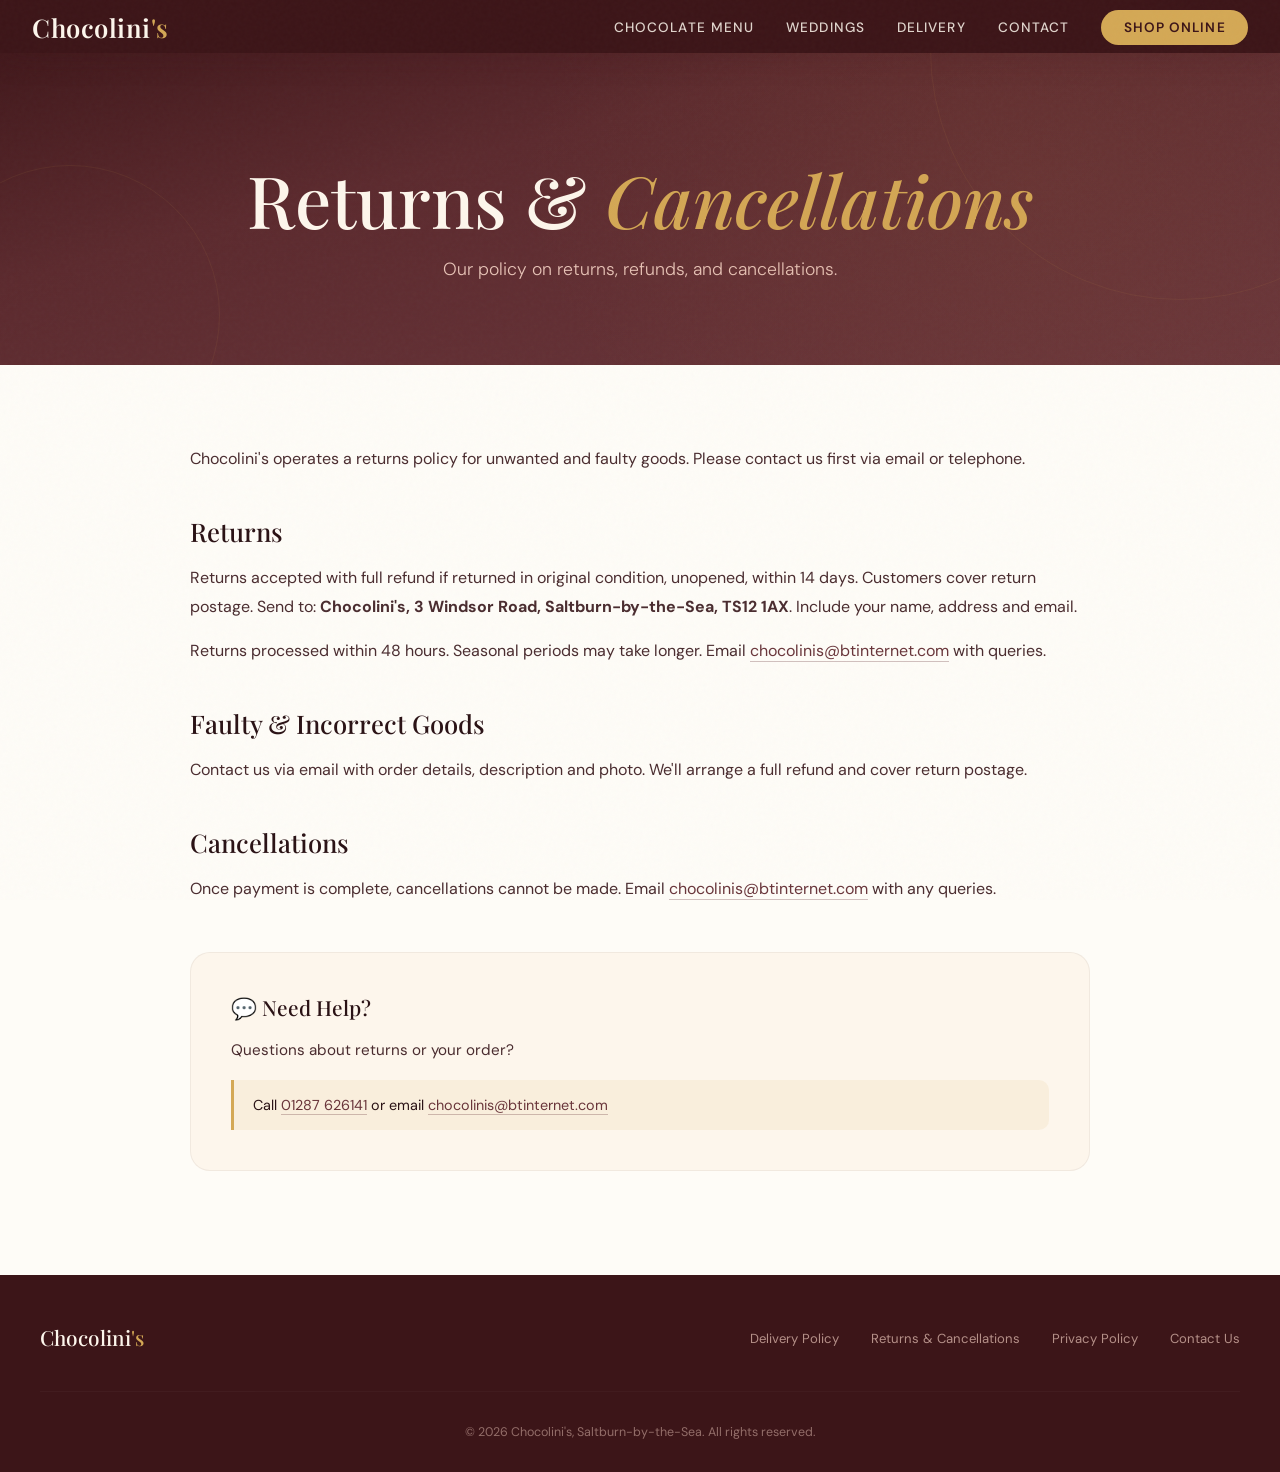
<file: returns.html>
<!DOCTYPE html>
<html lang="en">
<head>
<meta charset="UTF-8">
<meta name="viewport" content="width=device-width, initial-scale=1.0">
<title>Returns & Cancellations | Chocolini's</title>
<meta name="description" content="Returns and cancellation policy for Chocolini's.">
<link rel="preconnect" href="https://fonts.googleapis.com">
<link rel="preconnect" href="https://fonts.gstatic.com" crossorigin>
<link href="https://fonts.googleapis.com/css2?family=Playfair+Display:ital,wght@0,400;0,500;0,600;0,700;1,400;1,500&family=DM+Sans:ital,wght@0,300;0,400;0,500;0,600;1,400&display=swap" rel="stylesheet">
<link rel="stylesheet" href="styles.css">

</head>
<body>
<nav class="nav nav-solid" id="nav">
    <a href="index.html" class="nav-logo-text">Chocolini<span>'s</span></a>
    <ul class="nav-links" id="navLinks">
        <li><a href="chocolate-menu.html">Chocolate Menu</a></li>
<li><a href="wedding-favours.html">Weddings</a></li>
<li><a href="delivery.html">Delivery</a></li>
<li><a href="contact.html">Contact</a></li>
<li><a href="shop.html" class="nav-cta">Shop Online</a></li>
    </ul>
    <button class="mobile-toggle" id="mobileToggle" aria-label="Menu"><span></span><span></span><span></span></button>
</nav>

<section class="page-hero"><div class="hero-deco deco-1"></div><div class="hero-deco deco-2"></div><h1>Returns &amp; <em>Cancellations</em></h1><p>Our policy on returns, refunds, and cancellations.</p></section>
<section class="content-section"><div class="container" style="max-width:900px;"><div class="content-narrow" style="max-width:100%;">
<p class="reveal">Chocolini's operates a returns policy for unwanted and faulty goods. Please contact us first via email or telephone.</p>
<h2 class="reveal">Returns</h2><p class="reveal">Returns accepted with full refund if returned in original condition, unopened, within 14 days. Customers cover return postage. Send to: <strong>Chocolini's, 3 Windsor Road, Saltburn-by-the-Sea, TS12 1AX</strong>. Include your name, address and email.</p><p class="reveal">Returns processed within 48 hours. Seasonal periods may take longer. Email <a href="mailto:chocolinis@btinternet.com">chocolinis@btinternet.com</a> with queries.</p>
<h2 class="reveal">Faulty &amp; Incorrect Goods</h2><p class="reveal">Contact us via email with order details, description and photo. We'll arrange a full refund and cover return postage.</p>
<h2 class="reveal">Cancellations</h2><p class="reveal">Once payment is complete, cancellations cannot be made. Email <a href="mailto:chocolinis@btinternet.com">chocolinis@btinternet.com</a> with any queries.</p>
</div><div class="info-card reveal" style="margin-top:3rem;"><h3>💬 Need Help?</h3><p>Questions about returns or your order?</p><div class="highlight">Call <a href="tel:01287626141">01287 626141</a> or email <a href="mailto:chocolinis@btinternet.com">chocolinis@btinternet.com</a></div></div></div></section>

<footer class="footer">
    <div class="footer-inner">
        <a href="index.html" class="footer-logo-text">Chocolini<span>'s</span></a>
        <ul class="footer-links">
            <li><a href="delivery.html">Delivery Policy</a></li>
            <li><a href="returns.html">Returns &amp; Cancellations</a></li>
            <li><a href="privacy.html">Privacy Policy</a></li>
            <li><a href="contact.html">Contact Us</a></li>
        </ul>
        <div class="footer-copy">&copy; 2026 Chocolini's, Saltburn-by-the-Sea. All rights reserved.</div>
    </div>
</footer>
<script src="script.js"></script>

</body>
</html>
</file>
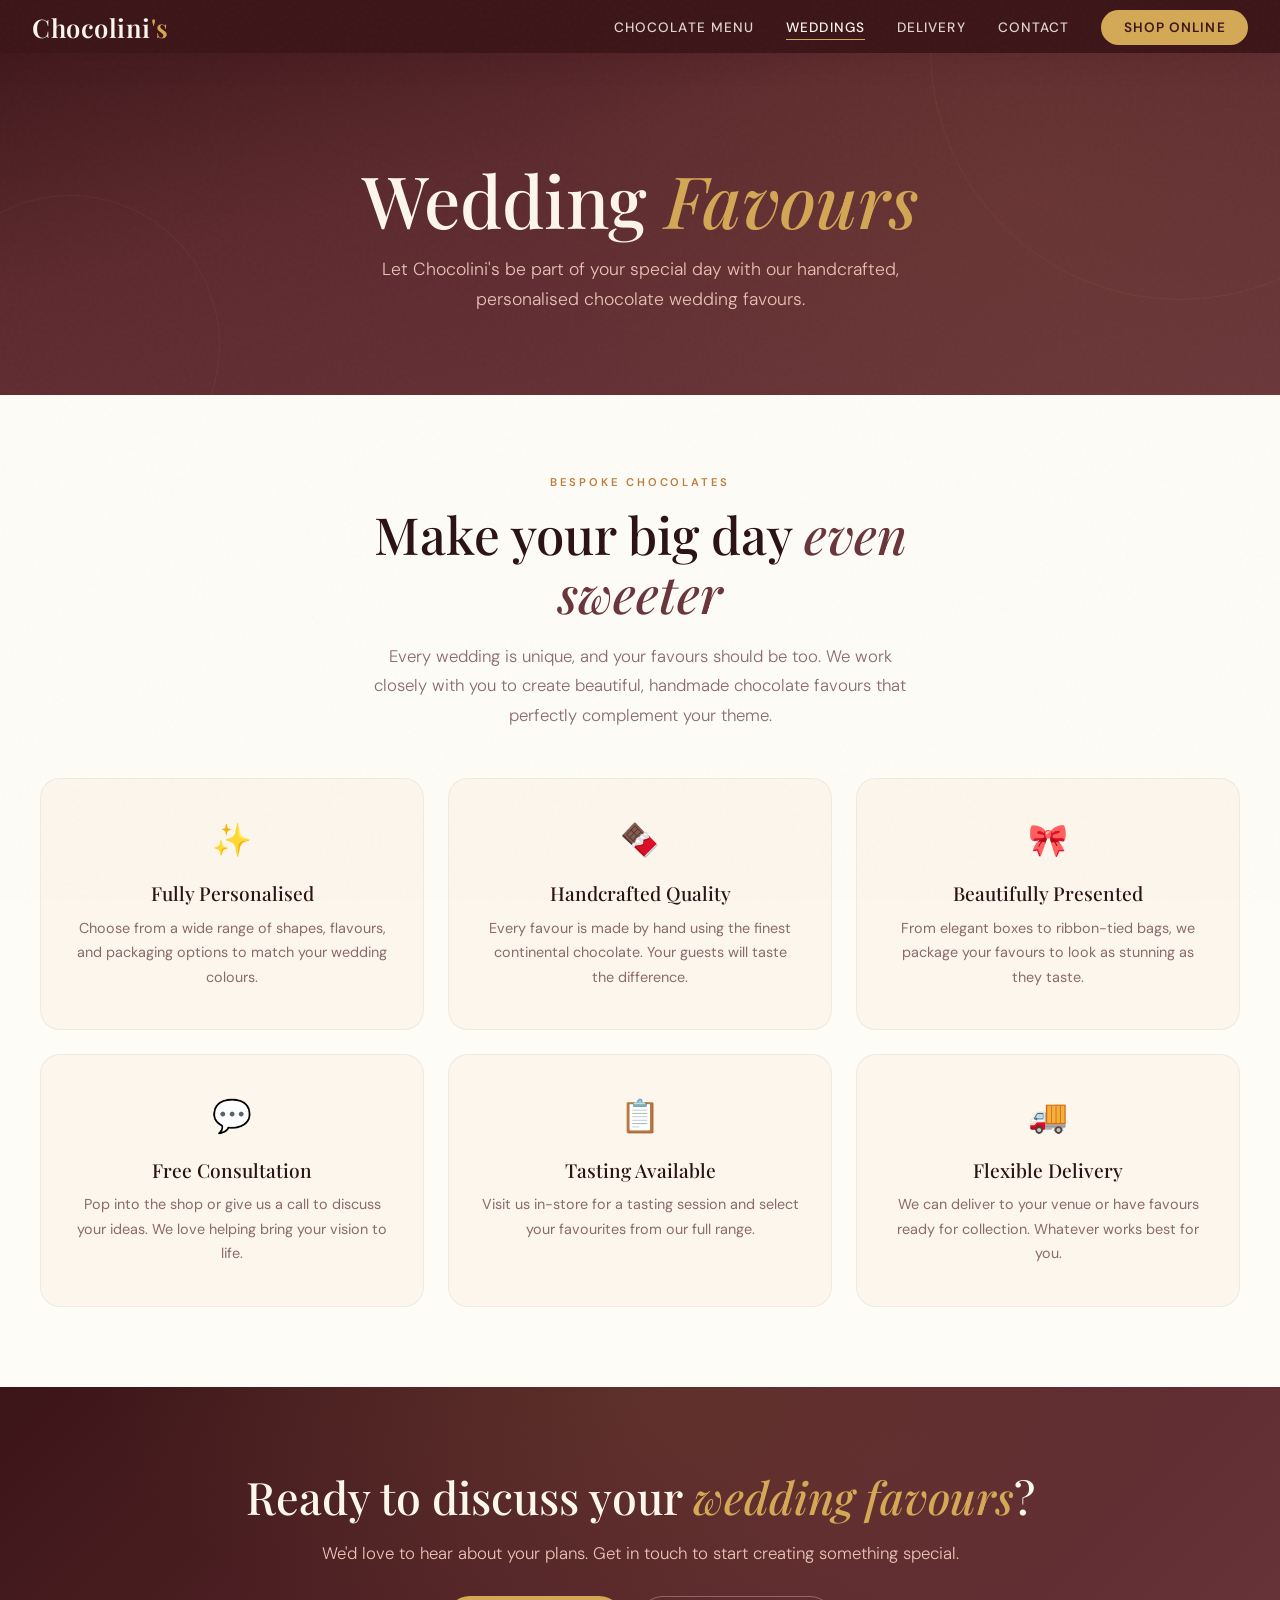
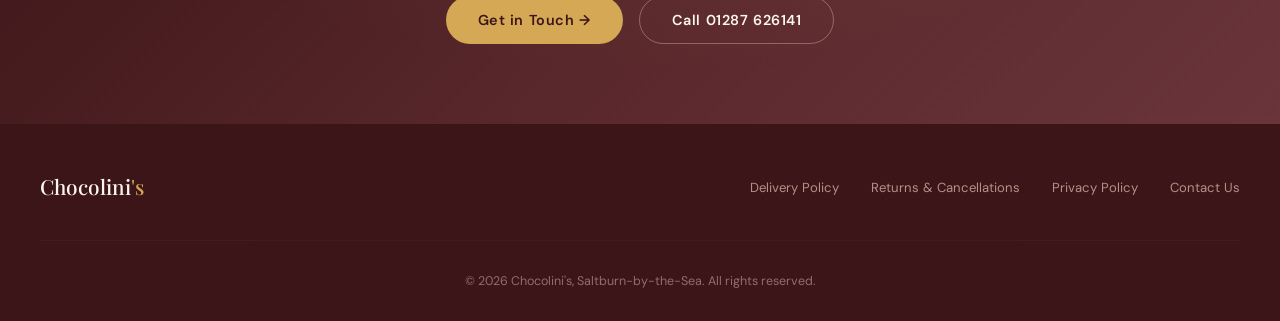
<file: wedding-favours.html>
<!DOCTYPE html>
<html lang="en">
<head>
<meta charset="UTF-8">
<meta name="viewport" content="width=device-width, initial-scale=1.0">
<title>Wedding Favours | Chocolini's</title>
<meta name="description" content="Bespoke handcrafted chocolate wedding favours from Chocolini's.">
<link rel="preconnect" href="https://fonts.googleapis.com">
<link rel="preconnect" href="https://fonts.gstatic.com" crossorigin>
<link href="https://fonts.googleapis.com/css2?family=Playfair+Display:ital,wght@0,400;0,500;0,600;0,700;1,400;1,500&family=DM+Sans:ital,wght@0,300;0,400;0,500;0,600;1,400&display=swap" rel="stylesheet">
<link rel="stylesheet" href="styles.css">

</head>
<body>
<nav class="nav nav-solid" id="nav">
    <a href="index.html" class="nav-logo-text">Chocolini<span>'s</span></a>
    <ul class="nav-links" id="navLinks">
        <li><a href="chocolate-menu.html">Chocolate Menu</a></li>
<li><a href="wedding-favours.html" class="active">Weddings</a></li>
<li><a href="delivery.html">Delivery</a></li>
<li><a href="contact.html">Contact</a></li>
<li><a href="shop.html" class="nav-cta">Shop Online</a></li>
    </ul>
    <button class="mobile-toggle" id="mobileToggle" aria-label="Menu"><span></span><span></span><span></span></button>
</nav>

<section class="page-hero">
    <div class="hero-deco deco-1"></div><div class="hero-deco deco-2"></div>
    <h1>Wedding <em>Favours</em></h1>
    <p>Let Chocolini's be part of your special day with our handcrafted, personalised chocolate wedding favours.</p>
</section>
<section class="content-section">
    <div class="container">
        <div style="text-align:center;max-width:700px;margin:0 auto 3rem;">
            <p class="section-label reveal">Bespoke Chocolates</p>
            <h2 class="section-title reveal reveal-delay-1">Make your big day <em>even sweeter</em></h2>
            <p class="section-desc reveal reveal-delay-2" style="margin:0 auto;">Every wedding is unique, and your favours should be too. We work closely with you to create beautiful, handmade chocolate favours that perfectly complement your theme.</p>
        </div>
        <div class="wedding-grid">
            <div class="wedding-card reveal"><div class="icon">✨</div><h3>Fully Personalised</h3><p>Choose from a wide range of shapes, flavours, and packaging options to match your wedding colours.</p></div>
            <div class="wedding-card reveal reveal-delay-1"><div class="icon">🍫</div><h3>Handcrafted Quality</h3><p>Every favour is made by hand using the finest continental chocolate. Your guests will taste the difference.</p></div>
            <div class="wedding-card reveal reveal-delay-2"><div class="icon">🎀</div><h3>Beautifully Presented</h3><p>From elegant boxes to ribbon-tied bags, we package your favours to look as stunning as they taste.</p></div>
            <div class="wedding-card reveal"><div class="icon">💬</div><h3>Free Consultation</h3><p>Pop into the shop or give us a call to discuss your ideas. We love helping bring your vision to life.</p></div>
            <div class="wedding-card reveal reveal-delay-1"><div class="icon">📋</div><h3>Tasting Available</h3><p>Visit us in-store for a tasting session and select your favourites from our full range.</p></div>
            <div class="wedding-card reveal reveal-delay-2"><div class="icon">🚚</div><h3>Flexible Delivery</h3><p>We can deliver to your venue or have favours ready for collection. Whatever works best for you.</p></div>
        </div>
    </div>
</section>
<div class="cta-banner">
    <h2>Ready to discuss your <em>wedding favours</em>?</h2>
    <p>We'd love to hear about your plans. Get in touch to start creating something special.</p>
    <div style="display:flex;gap:1rem;justify-content:center;flex-wrap:wrap;position:relative;">
        <a href="contact.html" class="btn btn-primary">Get in Touch →</a>
        <a href="tel:01287626141" class="btn btn-outline">Call 01287 626141</a>
    </div>
</div>

<footer class="footer">
    <div class="footer-inner">
        <a href="index.html" class="footer-logo-text">Chocolini<span>'s</span></a>
        <ul class="footer-links">
            <li><a href="delivery.html">Delivery Policy</a></li>
            <li><a href="returns.html">Returns &amp; Cancellations</a></li>
            <li><a href="privacy.html">Privacy Policy</a></li>
            <li><a href="contact.html">Contact Us</a></li>
        </ul>
        <div class="footer-copy">&copy; 2026 Chocolini's, Saltburn-by-the-Sea. All rights reserved.</div>
    </div>
</footer>
<script src="script.js"></script>

</body>
</html>
</file>
<file: styles.css>
/* ═══════════════════════════════════════════
   CHOCOLINI'S — Shared Stylesheet v2
   ═══════════════════════════════════════════ */

:root {
    --chocolate: #3C1518;
    --chocolate-mid: #5C2A2E;
    --cocoa: #69353A;
    --caramel: #C17D3C;
    --gold: #D4A855;
    --cream: #FDF6EC;
    --warm-white: #FEFCF7;
    --rose: #E8C4B8;
    --text-dark: #2A1215;
    --text-body: #4A2C2F;
    --text-light: #8A6A6D;
}

* { margin: 0; padding: 0; box-sizing: border-box; }
html { scroll-behavior: smooth; }

body {
    font-family: 'DM Sans', sans-serif;
    color: var(--text-body);
    background: var(--warm-white);
    overflow-x: hidden;
}

/* CRITICAL: Kill all default blue link colours globally */
a { color: inherit; text-decoration: none; }

/* Noise texture */
body::before {
    content: '';
    position: fixed;
    top: 0; left: 0;
    width: 100%; height: 100%;
    pointer-events: none;
    z-index: 9999;
    opacity: 0.025;
    background-image: url("data:image/svg+xml,%3Csvg viewBox='0 0 256 256' xmlns='http://www.w3.org/2000/svg'%3E%3Cfilter id='n'%3E%3CfeTurbulence type='fractalNoise' baseFrequency='0.9' numOctaves='4' stitchTiles='stitch'/%3E%3C/filter%3E%3Crect width='100%25' height='100%25' filter='url(%23n)' opacity='1'/%3E%3C/svg%3E");
}

/* ── AI Enhanced Image Rendering ── */
.enhanced-img {
    filter: contrast(1.08) saturate(1.12) brightness(1.02);
    image-rendering: auto;
    -webkit-image-smoothing: high;
}

/* ── Navigation ── */
.nav {
    position: fixed;
    top: 0; left: 0; right: 0;
    z-index: 1000;
    padding: 1rem 2rem;
    display: flex;
    align-items: center;
    justify-content: space-between;
    transition: all 0.5s cubic-bezier(0.16, 1, 0.3, 1);
}

.nav.scrolled, .nav.nav-solid {
    background: var(--chocolate);
    backdrop-filter: blur(20px);
    -webkit-backdrop-filter: blur(20px);
    padding: 0.6rem 2rem;
    box-shadow: 0 4px 30px rgba(60, 21, 24, 0.2);
}

/* Logo as image — background matches nav */
.nav-logo-img {
    height: 36px;
    width: auto;
    display: block;
    filter: brightness(0) invert(1);
    opacity: 0.95;
    transition: opacity 0.3s;
}

.nav-logo-img:hover { opacity: 1; }

/* Fallback text logo */
.nav-logo-text {
    font-family: 'Playfair Display', serif;
    font-size: 1.6rem;
    font-weight: 600;
    color: var(--cream);
    letter-spacing: 0.02em;
}

.nav-logo-text span { color: var(--gold); }

.nav-links {
    display: flex;
    gap: 2rem;
    list-style: none;
    align-items: center;
}

.nav-links a {
    color: var(--cream);
    font-size: 0.85rem;
    font-weight: 500;
    letter-spacing: 0.08em;
    text-transform: uppercase;
    opacity: 0.85;
    transition: opacity 0.3s;
    position: relative;
}

.nav-links a::after {
    content: '';
    position: absolute;
    bottom: -4px; left: 0;
    width: 0; height: 1.5px;
    background: var(--gold);
    transition: width 0.3s cubic-bezier(0.16, 1, 0.3, 1);
}

.nav-links a:hover { opacity: 1; }
.nav-links a:hover::after { width: 100%; }
.nav-links a.active { opacity: 1; }
.nav-links a.active::after { width: 100%; }

.nav-cta {
    background: var(--gold) !important;
    color: var(--chocolate) !important;
    padding: 0.55rem 1.4rem;
    border-radius: 100px;
    font-weight: 600 !important;
    opacity: 1 !important;
    transition: transform 0.3s, box-shadow 0.3s !important;
}

.nav-cta:hover {
    transform: translateY(-1px);
    box-shadow: 0 4px 20px rgba(212, 168, 85, 0.4);
}

.nav-cta::after { display: none !important; }

.mobile-toggle {
    display: none;
    background: none;
    border: none;
    cursor: pointer;
    padding: 4px;
}

.mobile-toggle span {
    display: block;
    width: 24px; height: 2px;
    background: var(--cream);
    margin: 5px 0;
    transition: all 0.3s;
}

/* ── Shared Section Styles ── */
section { padding: 7rem 2rem; }
.container { max-width: 1200px; margin: 0 auto; }

.section-label {
    font-size: 0.7rem;
    font-weight: 600;
    letter-spacing: 0.25em;
    text-transform: uppercase;
    color: var(--caramel);
    margin-bottom: 1rem;
}

.section-title {
    font-family: 'Playfair Display', serif;
    font-size: clamp(2rem, 4vw, 3.2rem);
    font-weight: 500;
    color: var(--text-dark);
    line-height: 1.15;
    margin-bottom: 1.2rem;
}

.section-title em { font-style: italic; color: var(--cocoa); }

.section-desc {
    font-size: 1.05rem;
    line-height: 1.75;
    color: var(--text-light);
    max-width: 560px;
    font-weight: 300;
}

/* ── Buttons ── */
.btn {
    display: inline-flex;
    align-items: center;
    gap: 0.5rem;
    padding: 0.9rem 2rem;
    border-radius: 100px;
    font-family: 'DM Sans', sans-serif;
    font-size: 0.9rem;
    font-weight: 600;
    letter-spacing: 0.04em;
    transition: all 0.4s cubic-bezier(0.16, 1, 0.3, 1);
    cursor: pointer;
    border: none;
    color: inherit;
}

.btn-primary { background: var(--gold); color: var(--chocolate); }
.btn-primary:hover { transform: translateY(-2px); box-shadow: 0 8px 30px rgba(212, 168, 85, 0.35); }

.btn-outline { background: transparent; color: var(--cream); border: 1.5px solid rgba(253, 246, 236, 0.3); }
.btn-outline:hover { border-color: var(--cream); background: rgba(253, 246, 236, 0.08); transform: translateY(-2px); }

.btn-dark { background: var(--chocolate); color: var(--cream); }
.btn-dark:hover { transform: translateY(-2px); box-shadow: 0 8px 30px rgba(60, 21, 24, 0.25); }

/* ── Page Hero (inner pages) ── */
.page-hero {
    background: linear-gradient(165deg, var(--chocolate) 0%, var(--chocolate-mid) 40%, var(--cocoa) 100%);
    padding: 10rem 2rem 5rem;
    text-align: center;
    position: relative;
    overflow: hidden;
}

.page-hero::before {
    content: '';
    position: absolute;
    top: -50%; right: -20%;
    width: 80%; height: 200%;
    background: radial-gradient(ellipse, rgba(193, 125, 60, 0.08) 0%, transparent 70%);
    pointer-events: none;
}

.page-hero .hero-deco {
    position: absolute;
    border-radius: 50%;
    border: 1px solid rgba(212, 168, 85, 0.08);
    pointer-events: none;
}

.page-hero .deco-1 { width: 500px; height: 500px; top: -200px; right: -150px; }
.page-hero .deco-2 { width: 300px; height: 300px; bottom: -100px; left: -80px; }

.page-hero h1 {
    font-family: 'Playfair Display', serif;
    font-size: clamp(2.5rem, 6vw, 4.5rem);
    font-weight: 500;
    color: var(--cream);
    line-height: 1.1;
    margin-bottom: 1rem;
}

.page-hero h1 em { font-style: italic; color: var(--gold); }

.page-hero p {
    font-size: 1.1rem;
    color: var(--rose);
    max-width: 550px;
    margin: 0 auto;
    font-weight: 300;
    line-height: 1.7;
}

/* ── Content Sections ── */
.content-section { padding: 5rem 2rem; }
.content-section.alt { background: var(--cream); }

.content-narrow { max-width: 800px; margin: 0 auto; }

.content-narrow h2 {
    font-family: 'Playfair Display', serif;
    font-size: 1.6rem;
    font-weight: 500;
    color: var(--text-dark);
    margin-bottom: 1rem;
    margin-top: 2.5rem;
}

.content-narrow h2:first-child { margin-top: 0; }

.content-narrow p {
    font-size: 1rem;
    line-height: 1.8;
    color: var(--text-body);
    margin-bottom: 1rem;
}

.content-narrow ul { list-style: none; margin: 1rem 0; }

.content-narrow ul li {
    padding: 0.4rem 0 0.4rem 1.5rem;
    position: relative;
    font-size: 1rem;
    line-height: 1.7;
    color: var(--text-body);
}

.content-narrow ul li::before {
    content: '';
    position: absolute;
    left: 0; top: 0.85rem;
    width: 6px; height: 6px;
    border-radius: 50%;
    background: var(--gold);
}

.content-narrow a {
    color: var(--cocoa);
    border-bottom: 1px solid rgba(105, 53, 58, 0.3);
    transition: border-color 0.3s;
}

.content-narrow a:hover { border-color: var(--cocoa); }

/* ── Info Cards ── */
.info-card {
    background: var(--cream);
    border: 1px solid rgba(60, 21, 24, 0.06);
    border-radius: 20px;
    padding: 2.5rem;
    margin-bottom: 1.5rem;
}

.info-card h3 {
    font-family: 'Playfair Display', serif;
    font-size: 1.3rem;
    font-weight: 500;
    color: var(--text-dark);
    margin-bottom: 1rem;
    display: flex;
    align-items: center;
    gap: 0.75rem;
}

.info-card p { font-size: 0.95rem; line-height: 1.8; color: var(--text-body); margin-bottom: 0.5rem; }

.info-card .highlight {
    background: rgba(212, 168, 85, 0.1);
    border-left: 3px solid var(--gold);
    padding: 1rem 1.2rem;
    border-radius: 0 10px 10px 0;
    margin-top: 1rem;
    font-size: 0.9rem;
    color: var(--text-dark);
}

.info-card .highlight a { color: var(--cocoa); border-bottom: 1px solid rgba(105, 53, 58, 0.3); }

/* ── Contact ── */
.contact-grid { display: grid; grid-template-columns: 1fr 1fr; gap: 4rem; }

.form-group { margin-bottom: 1.5rem; }

.form-group label {
    display: block;
    font-size: 0.75rem;
    font-weight: 600;
    letter-spacing: 0.15em;
    text-transform: uppercase;
    color: var(--caramel);
    margin-bottom: 0.5rem;
}

.form-group input,
.form-group textarea,
.form-group select {
    width: 100%;
    padding: 0.9rem 1.2rem;
    border: 1.5px solid rgba(60, 21, 24, 0.1);
    border-radius: 12px;
    background: var(--warm-white);
    font-family: 'DM Sans', sans-serif;
    font-size: 0.95rem;
    color: var(--text-dark);
    transition: border-color 0.3s, box-shadow 0.3s;
    outline: none;
}

.form-group input:focus,
.form-group textarea:focus,
.form-group select:focus {
    border-color: var(--caramel);
    box-shadow: 0 0 0 3px rgba(193, 125, 60, 0.1);
}

.form-group textarea { min-height: 150px; resize: vertical; }

.form-success {
    display: none;
    background: rgba(212, 168, 85, 0.1);
    border: 1px solid rgba(212, 168, 85, 0.3);
    border-radius: 12px;
    padding: 1.5rem;
    text-align: center;
    color: var(--text-dark);
    font-weight: 500;
}

.contact-info-block { display: flex; flex-direction: column; gap: 2rem; }

.contact-detail {
    padding: 2rem;
    background: var(--cream);
    border-radius: 16px;
    border: 1px solid rgba(60, 21, 24, 0.06);
}

.contact-detail .label {
    font-size: 0.7rem; font-weight: 600; letter-spacing: 0.2em;
    text-transform: uppercase; color: var(--caramel); margin-bottom: 0.5rem;
}

.contact-detail .value { font-size: 1.05rem; color: var(--text-dark); line-height: 1.6; }
.contact-detail a { color: var(--cocoa); border-bottom: 1px solid rgba(105, 53, 58, 0.2); transition: border-color 0.3s; }
.contact-detail a:hover { border-color: var(--cocoa); }

.hours-table { width: 100%; border-collapse: collapse; margin-top: 0.5rem; }
.hours-table tr { border-bottom: 1px solid rgba(60, 21, 24, 0.06); }
.hours-table tr:last-child { border-bottom: none; }
.hours-table td { padding: 0.6rem 0; font-size: 0.95rem; color: var(--text-body); }
.hours-table td:last-child { text-align: right; font-weight: 500; color: var(--text-dark); }

.social-links { display: flex; gap: 0.8rem; margin-top: 0.5rem; }

.social-link {
    width: 44px; height: 44px;
    border-radius: 12px;
    background: rgba(60, 21, 24, 0.05);
    display: flex; align-items: center; justify-content: center;
    color: var(--chocolate);
    font-size: 1.1rem;
    transition: all 0.3s;
    border: 1px solid rgba(60, 21, 24, 0.06);
}

.social-link:hover {
    background: var(--chocolate); color: var(--cream);
    border-color: var(--chocolate); transform: translateY(-2px);
}

/* ── Wedding Grid ── */
.wedding-grid { display: grid; grid-template-columns: repeat(3, 1fr); gap: 1.5rem; margin-top: 3rem; }

.wedding-card {
    background: var(--cream); border-radius: 20px; padding: 2.5rem 2rem;
    border: 1px solid rgba(60, 21, 24, 0.06); text-align: center;
    transition: all 0.4s cubic-bezier(0.16, 1, 0.3, 1);
}

.wedding-card:hover { transform: translateY(-4px); box-shadow: 0 20px 60px rgba(60, 21, 24, 0.08); }

.wedding-card .icon { font-size: 2rem; margin-bottom: 1.2rem; }

.wedding-card h3 {
    font-family: 'Playfair Display', serif; font-size: 1.2rem;
    font-weight: 500; color: var(--text-dark); margin-bottom: 0.6rem;
}

.wedding-card p { font-size: 0.9rem; line-height: 1.7; color: var(--text-light); }

/* ── Chocolate Menu Grid with actual photos ── */
.choc-menu-grid {
    display: grid;
    grid-template-columns: repeat(auto-fill, minmax(200px, 1fr));
    gap: 1.2rem;
    margin-top: 2rem;
}

.choc-item {
    background: var(--cream);
    border-radius: 16px;
    overflow: hidden;
    border: 1px solid rgba(60, 21, 24, 0.06);
    transition: all 0.3s;
    text-align: center;
}

.choc-item:hover {
    transform: translateY(-3px);
    box-shadow: 0 12px 36px rgba(60, 21, 24, 0.08);
}

.choc-item img {
    width: 100%;
    aspect-ratio: 2/3;
    object-fit: cover;
    display: block;
    filter: contrast(1.08) saturate(1.12) brightness(1.02);
}

.choc-item .choc-name {
    padding: 0.8rem;
    font-family: 'Playfair Display', serif;
    font-size: 0.9rem;
    font-weight: 500;
    color: var(--text-dark);
}

.choc-section-title {
    font-family: 'Playfair Display', serif;
    font-size: 1.8rem;
    font-weight: 500;
    color: var(--text-dark);
    margin-top: 4rem;
    margin-bottom: 0.5rem;
    padding-bottom: 0.8rem;
    border-bottom: 2px solid var(--gold);
    display: flex;
    align-items: center;
    gap: 0.6rem;
}

.choc-section-title:first-of-type { margin-top: 0; }

/* ── Map ── */
.map-embed {
    border-radius: 20px;
    overflow: hidden;
    border: 1px solid rgba(60, 21, 24, 0.08);
    margin-top: 3rem;
}

.map-embed iframe { width: 100%; height: 350px; border: none; }

/* ── CTA Banner ── */
.cta-banner {
    background: linear-gradient(135deg, var(--chocolate) 0%, var(--chocolate-mid) 60%, var(--cocoa) 100%);
    padding: 5rem 2rem;
    text-align: center;
    position: relative;
    overflow: hidden;
}

.cta-banner::before {
    content: '';
    position: absolute;
    top: 0; left: 0; right: 0; bottom: 0;
    background: radial-gradient(ellipse at 50% 0%, rgba(212, 168, 85, 0.1), transparent 60%);
    pointer-events: none;
}

.cta-banner h2 {
    font-family: 'Playfair Display', serif;
    font-size: clamp(1.8rem, 4vw, 2.8rem);
    color: var(--cream);
    font-weight: 500;
    margin-bottom: 1rem;
    position: relative;
}

.cta-banner h2 em { color: var(--gold); }
.cta-banner p { color: var(--rose); font-size: 1.05rem; margin-bottom: 2rem; font-weight: 300; position: relative; }
.cta-banner .btn { position: relative; }

/* ── Footer ── */
.footer {
    background: var(--chocolate);
    color: var(--cream);
    padding: 3rem 2rem 2rem;
}

.footer-inner {
    max-width: 1200px;
    margin: 0 auto;
    display: flex;
    justify-content: space-between;
    align-items: center;
    flex-wrap: wrap;
    gap: 1.5rem;
}

/* Footer logo matches background */
.footer-logo-text {
    font-family: 'Playfair Display', serif;
    font-size: 1.3rem;
    font-weight: 500;
    color: var(--cream);
}

.footer-logo-text span { color: var(--gold); }

.footer-links {
    display: flex; gap: 2rem; list-style: none; flex-wrap: wrap;
}

.footer-links a {
    color: var(--rose);
    font-size: 0.82rem;
    opacity: 0.7;
    transition: opacity 0.3s;
}

.footer-links a:hover { opacity: 1; }

.footer-copy {
    width: 100%;
    text-align: center;
    padding-top: 2rem;
    margin-top: 1rem;
    border-top: 1px solid rgba(253, 246, 236, 0.06);
    font-size: 0.78rem;
    color: var(--rose);
    opacity: 0.5;
}

/* ── Scroll Reveal ── */
.reveal {
    opacity: 0;
    transform: translateY(40px);
    transition: all 0.8s cubic-bezier(0.16, 1, 0.3, 1);
}

.reveal.visible { opacity: 1; transform: translateY(0); }
.reveal-delay-1 { transition-delay: 0.1s; }
.reveal-delay-2 { transition-delay: 0.2s; }
.reveal-delay-3 { transition-delay: 0.3s; }
.reveal-delay-4 { transition-delay: 0.4s; }

/* ── Responsive ── */
@media (max-width: 968px) {
    .nav-links { display: none; }
    .mobile-toggle { display: block; }

    .nav-links.open {
        display: flex; flex-direction: column;
        position: fixed; top: 0; left: 0; right: 0; bottom: 0;
        background: rgba(60, 21, 24, 0.98);
        backdrop-filter: blur(20px);
        justify-content: center; align-items: center;
        gap: 2rem; z-index: 999;
    }

    .nav-links.open a { font-size: 1.2rem; opacity: 1; }

    .close-menu {
        position: absolute; top: 1.5rem; right: 1.5rem;
        background: none; border: none;
        color: var(--cream); font-size: 2rem; cursor: pointer;
    }

    section { padding: 4rem 1.5rem; }
    .contact-grid { grid-template-columns: 1fr; }
    .wedding-grid { grid-template-columns: 1fr; }
    .choc-menu-grid { grid-template-columns: repeat(auto-fill, minmax(150px, 1fr)); }
}

@media (max-width: 600px) {
    .footer-inner { flex-direction: column; text-align: center; }
    .footer-links { justify-content: center; }
    .choc-menu-grid { grid-template-columns: repeat(2, 1fr); gap: 0.8rem; }
}
</file>
